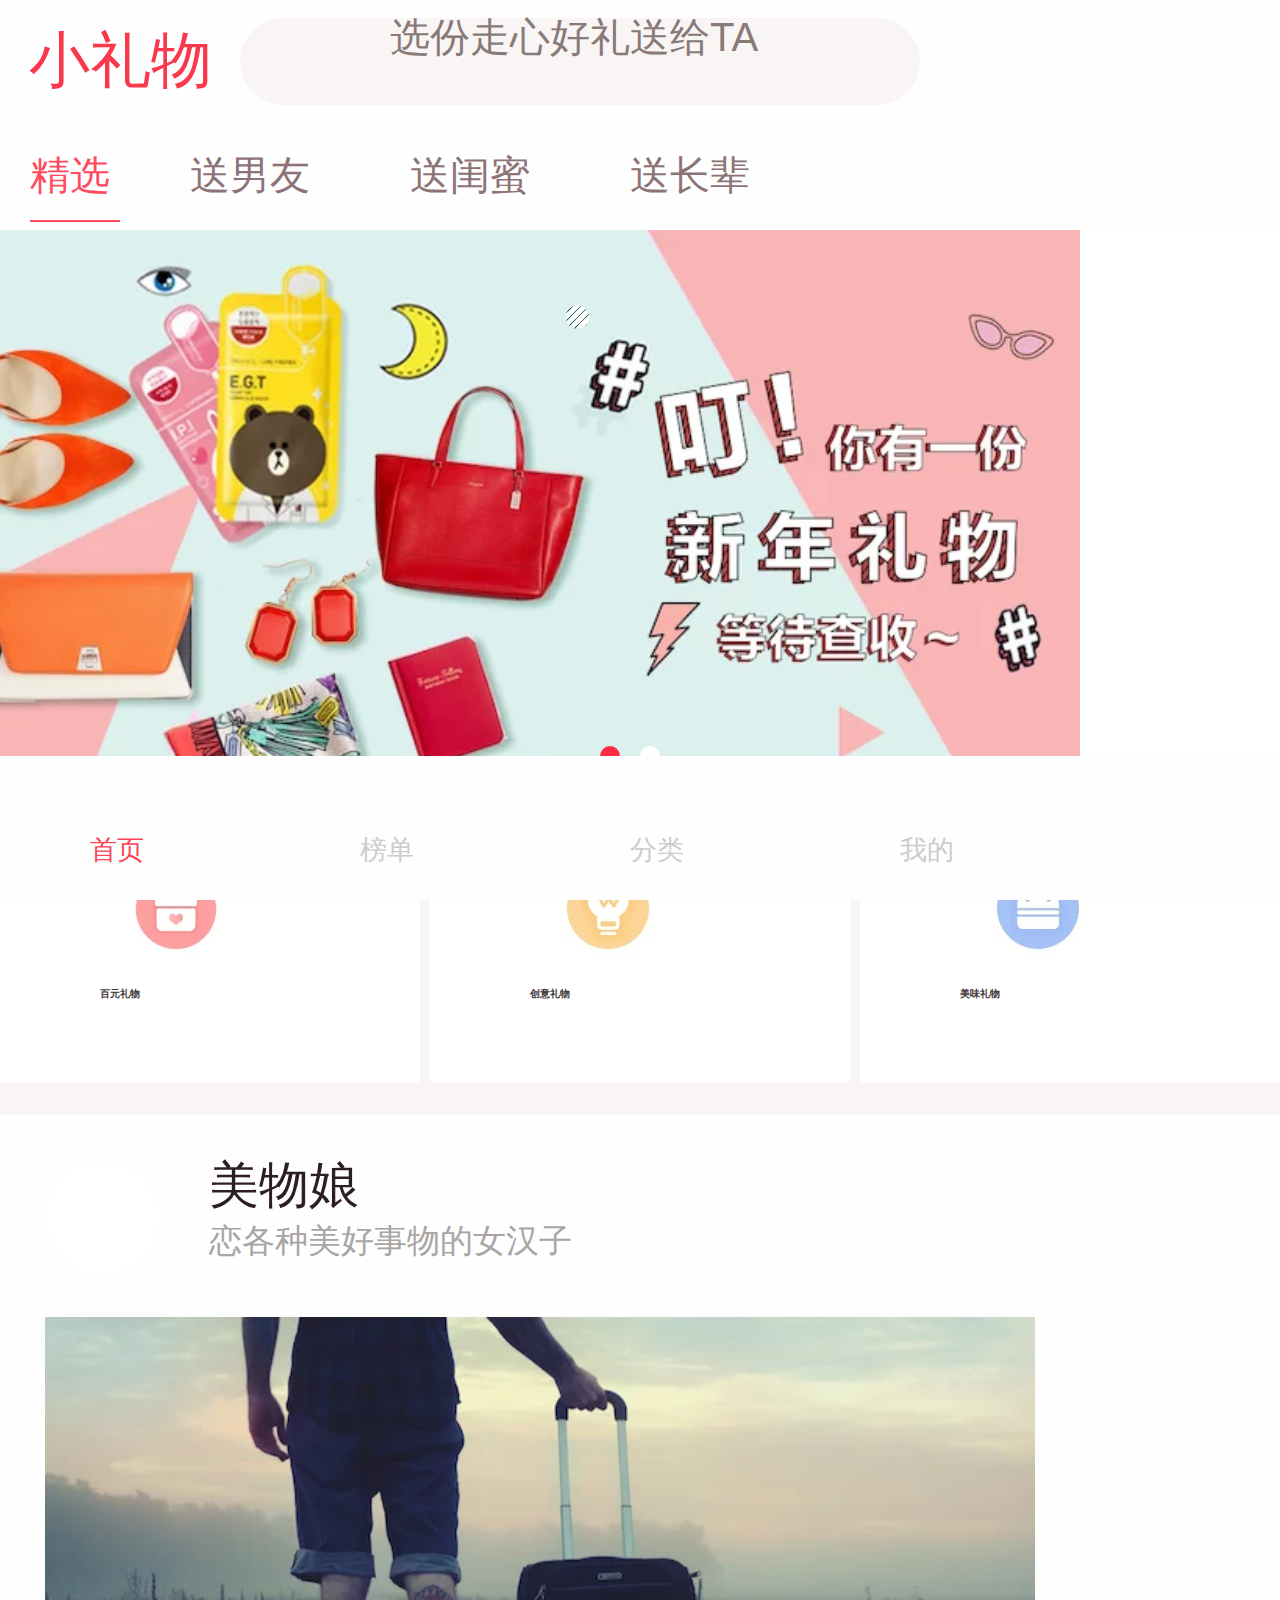
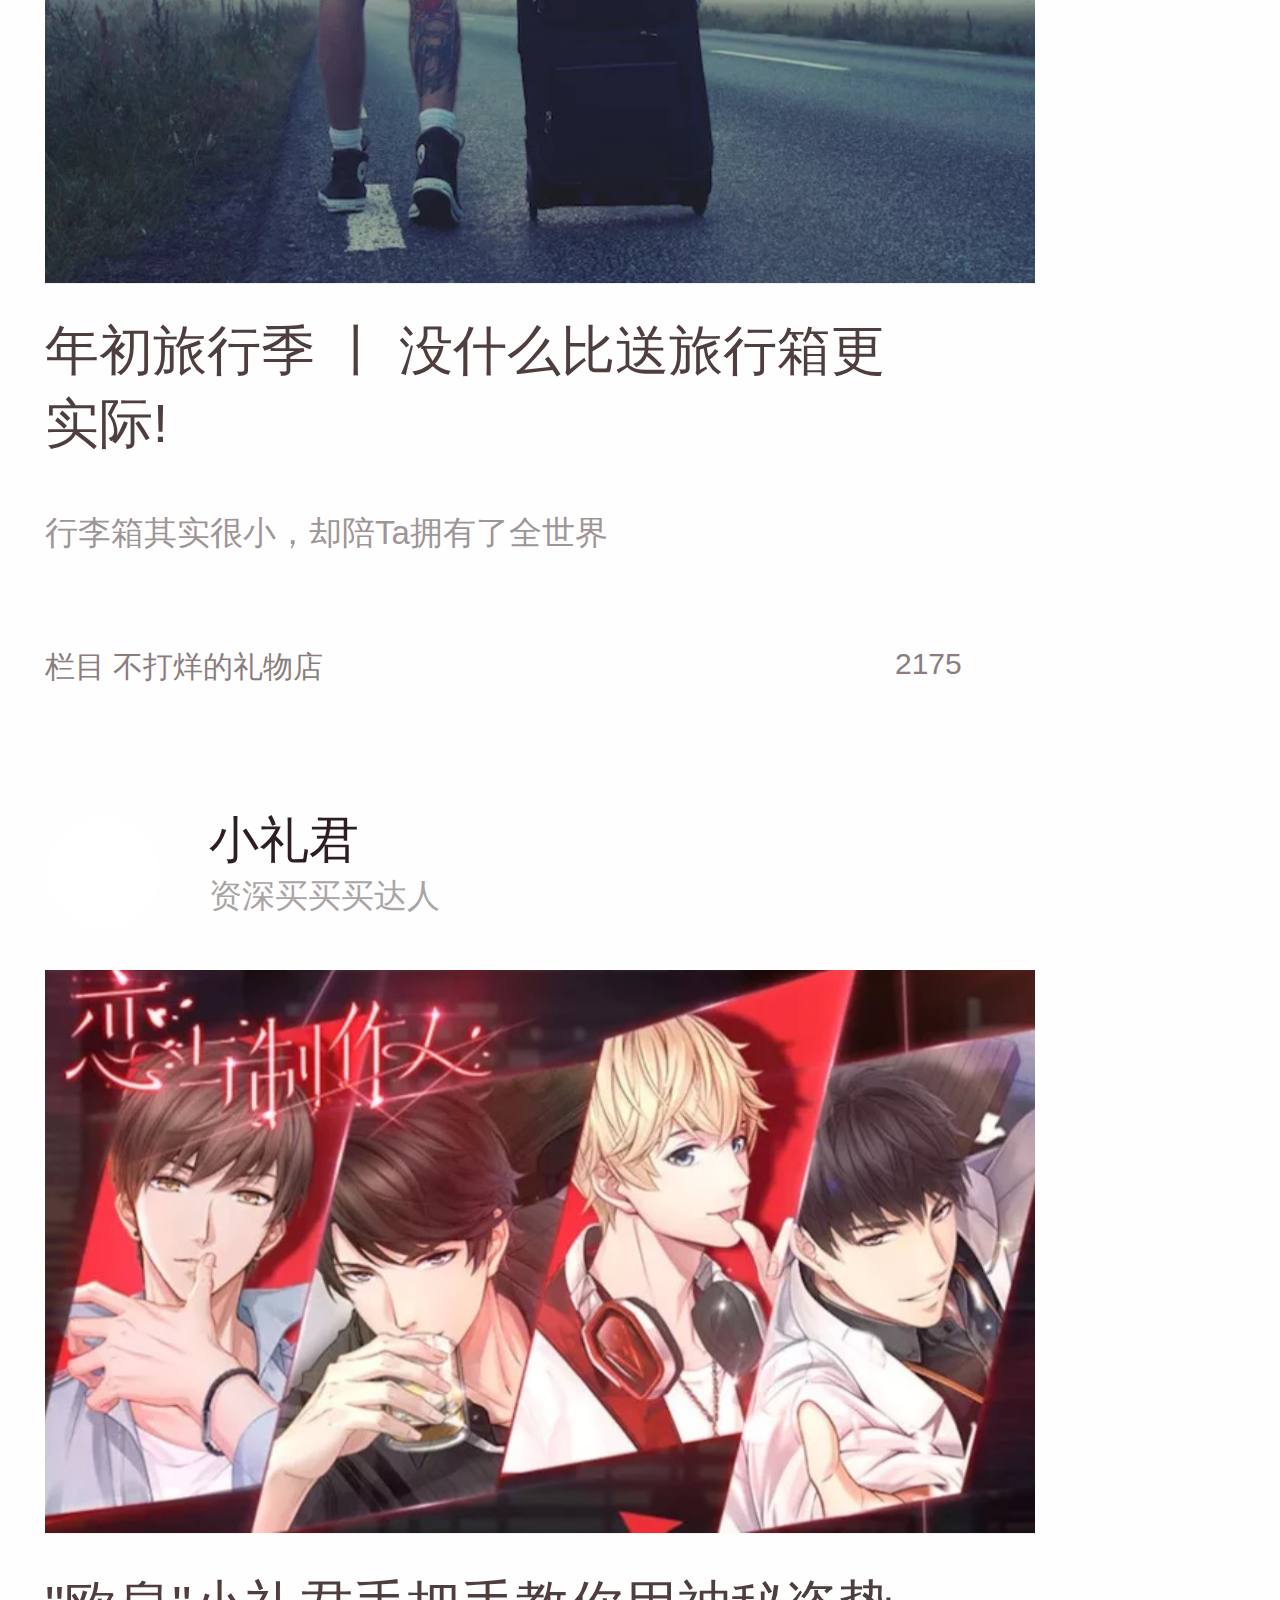
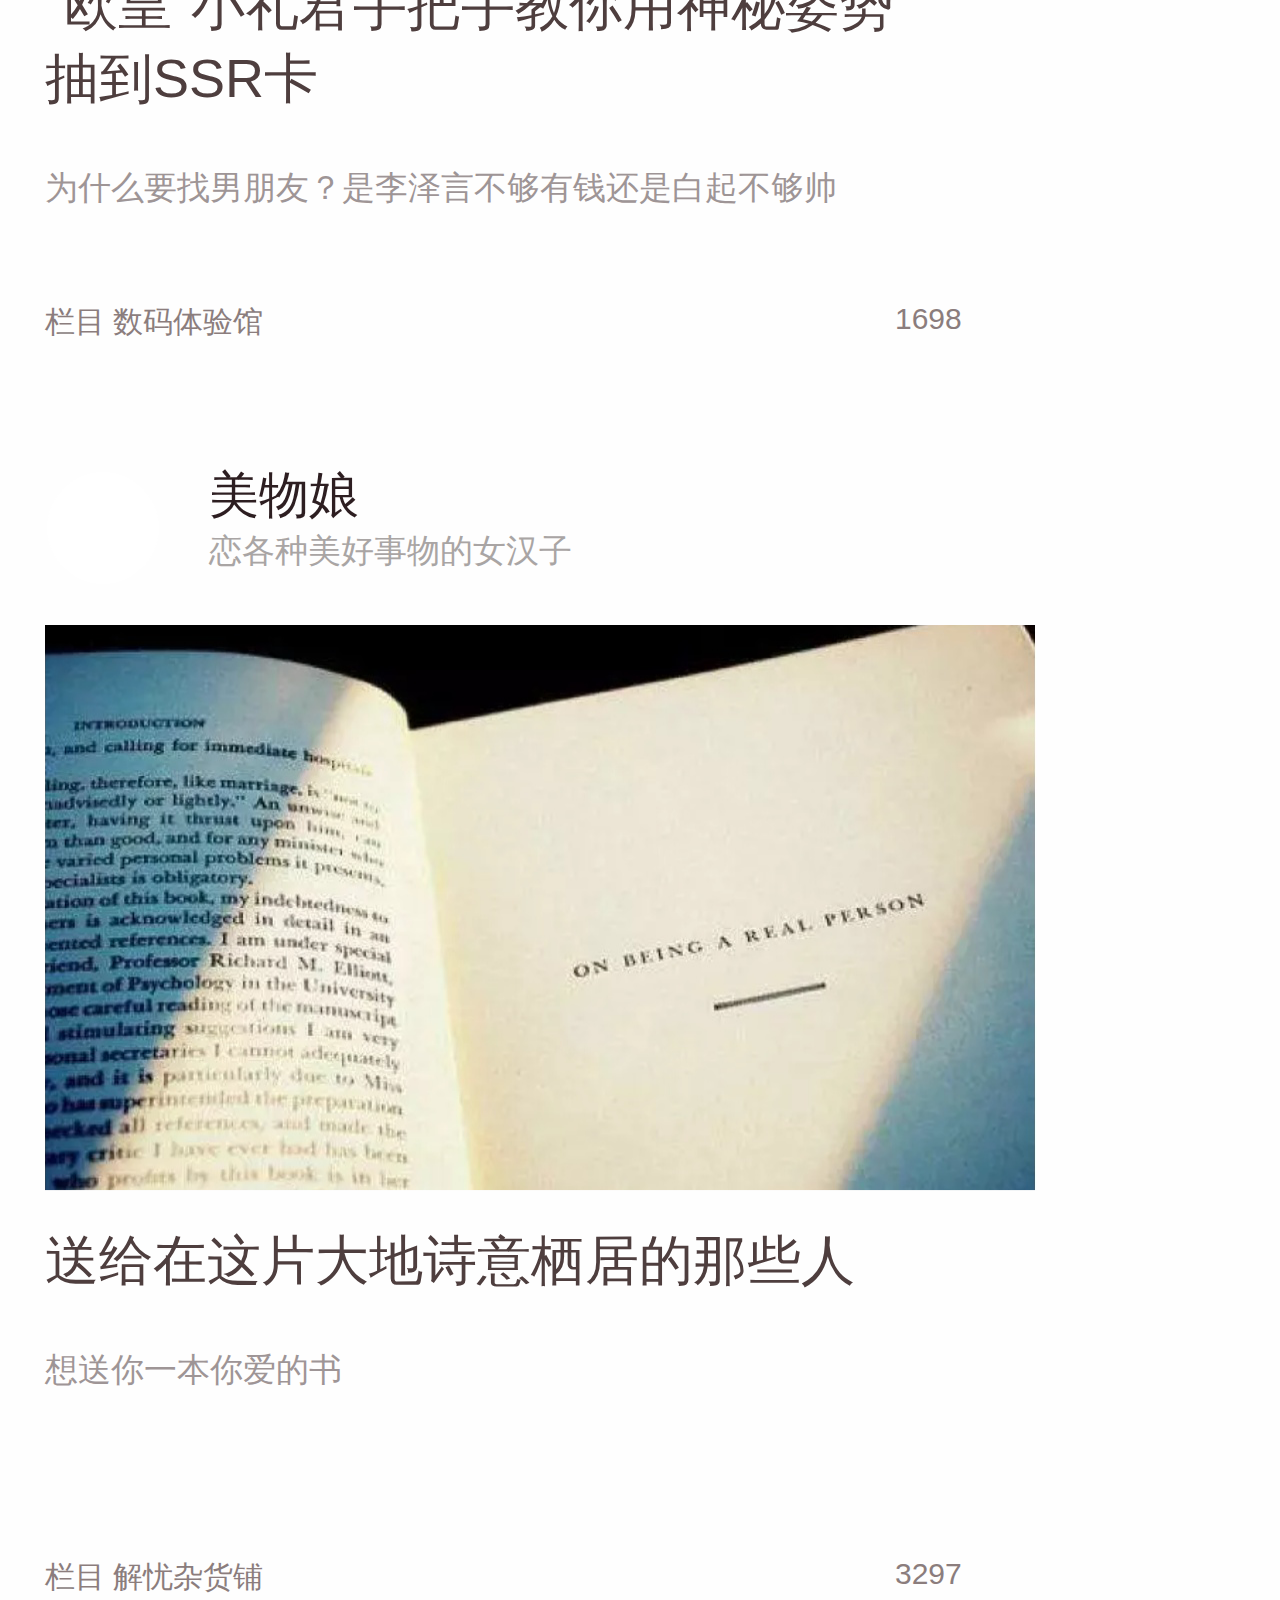
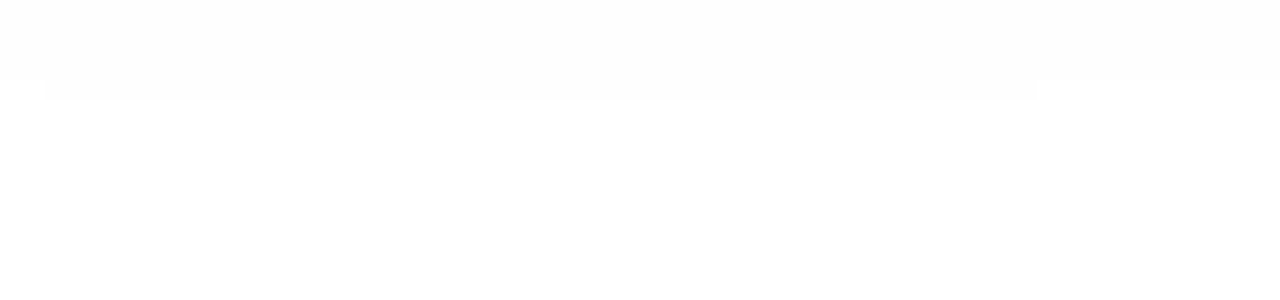
<file: index.html>
<!DOCTYPE html>
<html lang="en">
<head>
	<meta charset="UTF-8">
	<meta name="viewport" content="width=device-width,user-scalable=no,initial-scale=1.0,maximum-scale=1.0,minimum-scale=1.0">
	<meta http-equiv="X-UA-Compatible" content="ie=edge">
	<title>Gift</title>
	<link rel="stylesheet" href="css/index.css">
	<link rel="shortcut icon" href="img/liwuwuwu.png">
	<script src="js/rem.js"></script>
</head>
<body>
	<div class="top">
	  <div class="top_zi">
	  	<h2>小礼物</h2>
	  </div>
	  <a href="">
	  	<div class="sousuo">
	  		<i class="iconfont icon1">&#xe600;</i>
	  		<p>选份走心好礼送给TA</p>
	  	</div>
	  </a>
	 <div class="saosao">
	 	<a href="">
	 		<i class="iconfont icon2">&#xe8e8;</i>
	 	</a>
	 </div>		
	</div>
	<div class="fenlei">
	  <a href="">
	  	<p class="jingxuan">精选</p>
	  </a>
	  <a href="">
	  	<div class="song">
	  		<p>送男友</p>
	  	</div>
	  </a>
	  <a href="">
	  	<div class="song">
	  		<p>送闺蜜</p>
	  	</div>
	  </a>
	  <a href="">
	  	<div class="song">
	  		<p>送长辈</p>
	  	</div>
	  </a>		
	</div>
<div class="banner1">
	<ul class="banner">		
			<li>
			    <a href="">
				    <img src="img/banner.png" alt="">
				</a>
			</li>				
			<li>
			    <a href="">
				   <img src="img/banner.png" alt="">
				</a>
			</li>					
	</ul>
	<ul class="lunbo">
			<li></li>
			<li></li>
	</ul>
</div>	
	<div class="box">
		<div class="box1">
			<ul class="box2">			
				<li>
                 <a href="">
				  <img src="img/box1.png" alt="">
				  <h2>百元礼物</h2>
				</a>
				</li>	
			</ul>			
		</div>
		<div class="box1">
			<ul class="box2">			
				<li>
                 <a href="">
				  <img src="img/box2.png" alt="">
				  <h2>创意礼物</h2>
				</a>
				</li>	
			</ul>			
		</div>
		<div class="box1">
			<ul class="box2">			
				<li>
                 <a href="">
				  <img src="img/box3.png" alt="">
				  <h2>美味礼物</h2>
				</a>
				</li>	
			</ul>			
		</div>
	</div>
	<div class="tuijian">
		<div class="tuijian1">
			<div class="tuijian_ren"></div>
			<div class="tuijian_zi">
				<p class="name">美物娘</p>
				<p class="name1">恋各种美好事物的女汉子</p>
			</div>
		</div>
		<div class="tuijian_tu">
			<a href="">
				<img src="img/tu2.png" alt="">
			</a>

		</div>
		<div class="wenzi">
			<p class="wenzi1">年初旅行季 丨 没什么比送旅行箱更<br/>实际!</p>
			<p class="wenzi2">行李箱其实很小，却陪Ta拥有了全世界</p>
		</div>
		<div class="pingjia">
		   <div class="pingjia_box">
		    <p class="pingjia1">栏目 不打烊的礼物店</p>
		    </div>
		    <div class="pingjia_box1">
		    	<p class="pingjia2">2175</p>
		        <a href="">
		    	<i class="iconfont icon5">&#xe612;</i>
		        </a>
		    </div>
		    
		</div>
	</div>
	<div class="tuijian">
		<div class="tuijian1">
			<div class="tuijian_ren"></div>
			<div class="tuijian_zi">
				<p class="name">小礼君</p>
				<p class="name1">资深买买买达人</p>
			</div>
		</div>
		<div class="tuijian_tu">
			<a href="">
				<img src="img/tu1.png" alt="">
			</a>

		</div>
		<div class="wenzi">
			<p class="wenzi1">"欧皇"小礼君手把手教你用神秘姿势<br/>抽到SSR卡</p>
			<p class="wenzi2">为什么要找男朋友？是李泽言不够有钱还是白起不够帅</p>
		</div>
		<div class="pingjia">
		    <p class="pingjia1">栏目 数码体验馆</p>
		    <p class="pingjia2">1698</p>
		    <a href="">
		    	<i class="iconfont icon5">&#xe612;</i>
		    </a>
		</div>
	</div>
	<div class="tuijian">
		<div class="tuijian1">
			<div class="tuijian_ren"></div>
			<div class="tuijian_zi">
				<p class="name">美物娘</p>
				<p class="name1">恋各种美好事物的女汉子</p>
			</div>
		</div>
		<div class="tuijian_tu">
			<a href="">
				<img src="img/tu3.png" alt="">
			</a>

		</div>
		<div class="wenzi">
			<p class="wenzi1">送给在这片大地诗意栖居的那些人</p>
			<p class="wenzi2">想送你一本你爱的书</p>
		</div>
		<div class="pingjia">
		    <p class="pingjia1">栏目 解忧杂货铺</p>
		    <p class="pingjia2">3297</p>
		    <a href="">
		    	<i class="iconfont icon5">&#xe612;</i>
		    </a>
		</div>
	</div>
	<div class="tab">
		<div class="shouye">				
			<a href="index.html" target="_self">
			<i class="iconfont icon3">&#xe626;</i>
			<p class="shouye1">首页</p>	
			</a>
		</div>
		<div class="shouye">				
			<a href="list.html" target="_self">
			<i class="iconfont icon4">&#xe607;</i>
			<p class="shouye2">榜单</p>	
			</a>
		</div>
		<div class="shouye">				
			<a href="fenlei.html" target="_self">
			<i class="iconfont icon4">&#xe601;</i>
			<p class="shouye2">分类</p>		
			</a>
		</div>
		<div class="shouye">				
			<a href="my.html" target="_self">
			<i class="iconfont icon4">&#xe603;</i>
			<p class="shouye2">我的</p>		
			</a>
		</div>
	</div>
</body>
</html>
</file>
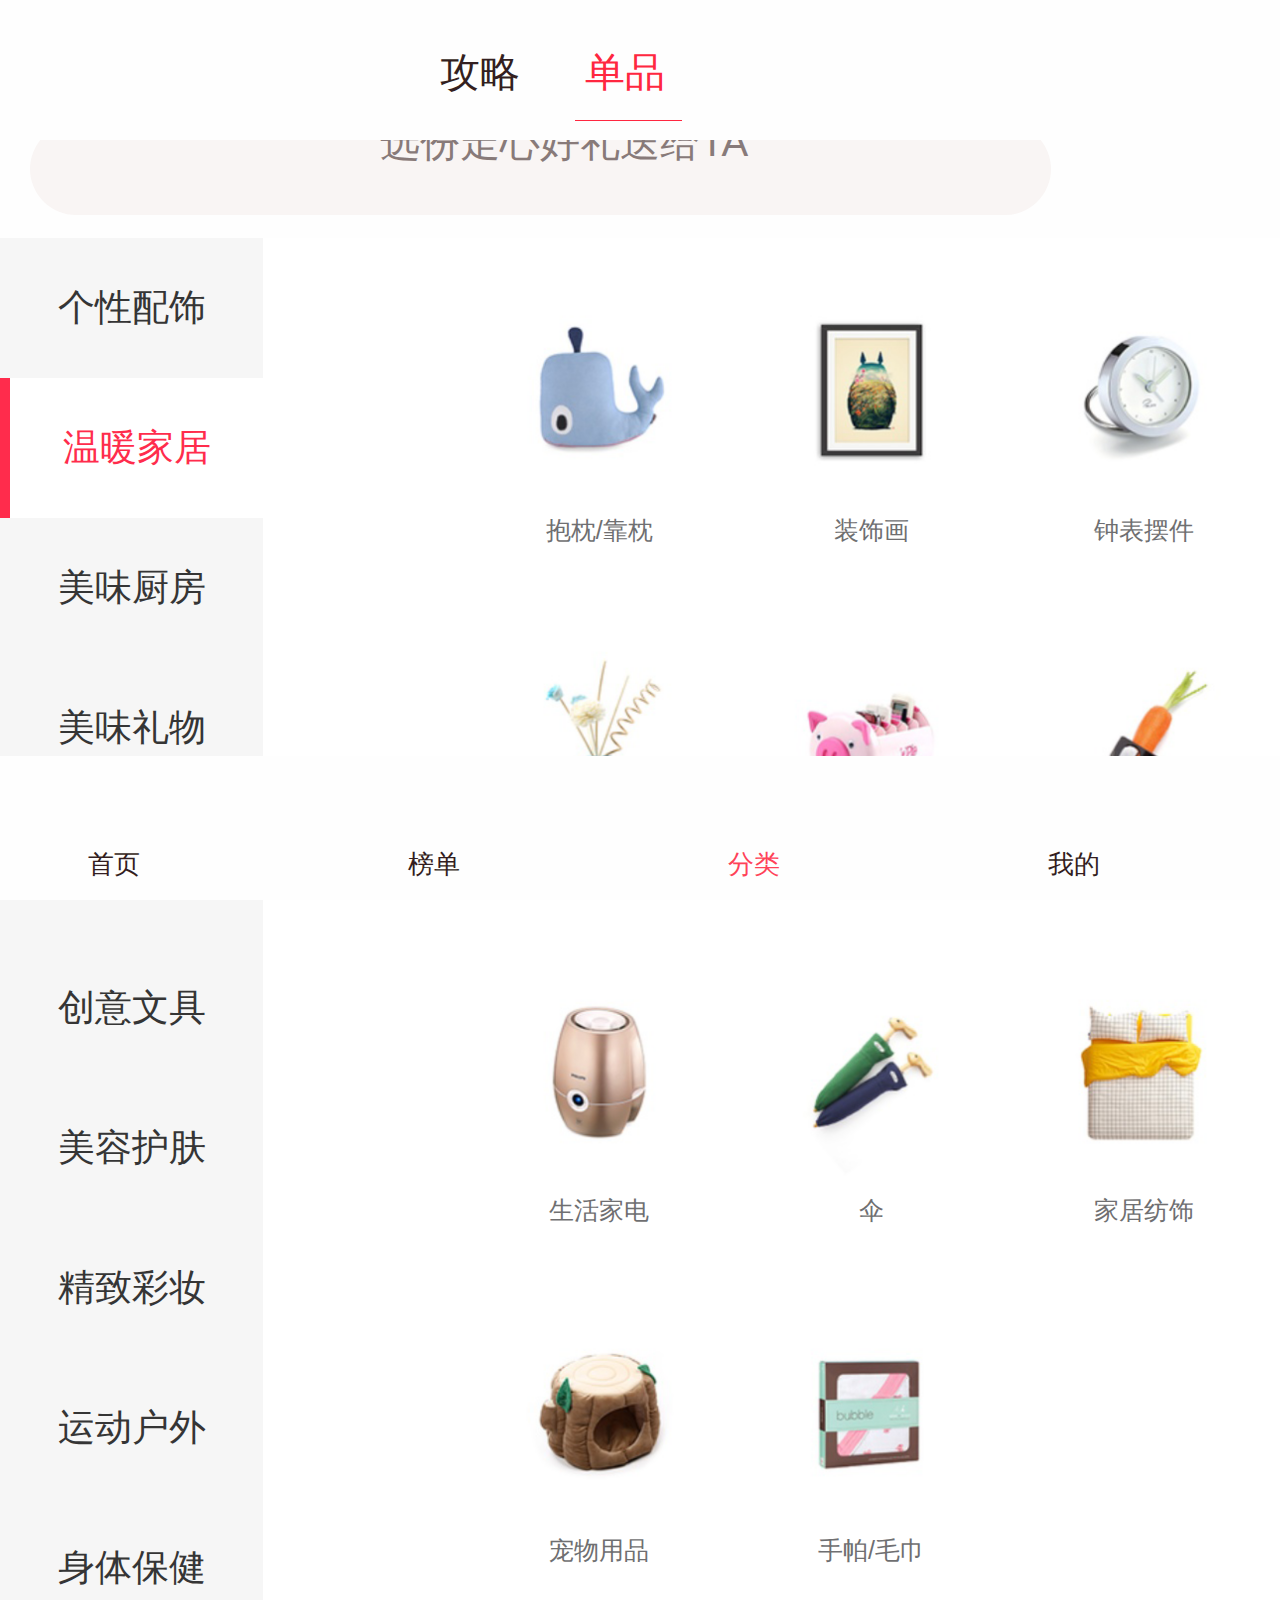
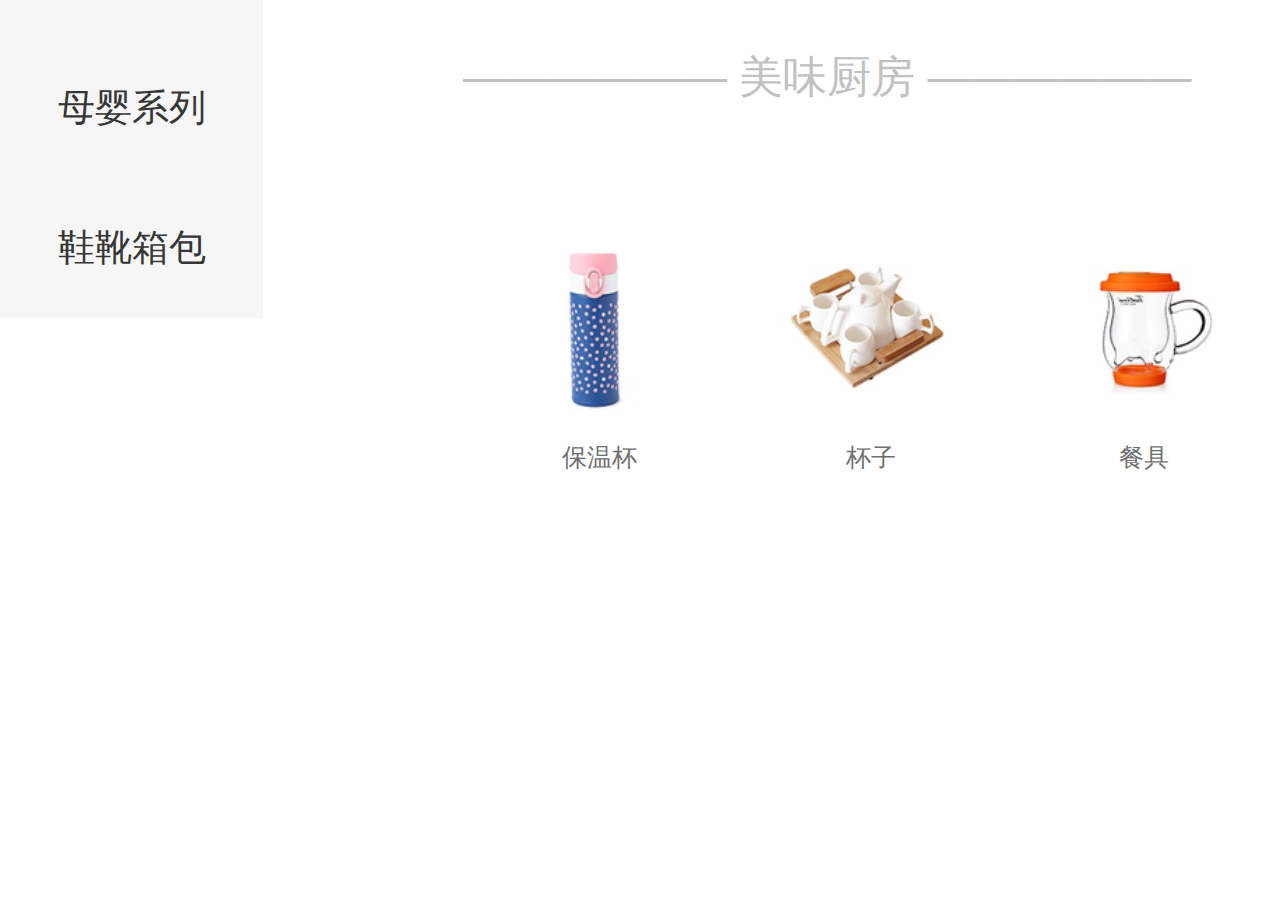
<file: fenlei.html>
<!DOCTYPE html>
<html lang="en">
<head>
	<meta charset="UTF-8">\
	<meta name="viewport" content="width=device-width,user-scalable=no,initial-scale=1.0,maximum-scale=1.0,minimum-scale=1.0">
	<meta http-equiv="X-UA-Compatible" content="ie=edge">
	<title>Document</title>
	<link rel="stylesheet" href="css/fenlei.css">
	<script src="js/rem.js"></script>
</head>
<body>
<!-- 头部 -->
	<header class="top">
		<div class="box">
			<a href="">
				<p class="zi">攻略</p>
			</a>
		</div>
		<div class="box1">
			<a href="">
				<p class="zi1">单品</p>
			</a>
		</div>
	</header>
<!-- 搜索 -->
	<section class="sousuo">
		<a href="">
	  	<div class="sousuo1">
	  		<i class="iconfont icon1">&#xe600;</i>
	  		<p>选份走心好礼送给TA</p>
	  	</div>
	  </a>
	</section>
<!-- 下面 -->
	<section class="bottom">
		<ul class="bottom_left">
			<li>个性配饰</li>
			<li>温暖家居</li>
			<li>美味厨房</li>
			<li>美味礼物</li>
			<li>数码小物</li>
			<li>创意文具</li>
            <li>美容护肤</li>
            <li>精致彩妆</li>
            <li>运动户外</li>
            <li>身体保健</li>
            <li>母婴系列</li>
            <li>鞋靴箱包</li>
		</ul>
		<div class="bottom_right">
			<ul class="danpin">
				<li>
					<a href="">
						<img src="img/d1 (1).png" alt="">
					</a>
					<p>抱枕/靠枕</p>
				</li>
				<li>
					<a href="">
						<img src="img/d1 (2).png" alt="">
					</a>
					<p>装饰画</p>
				</li>
				<li>
					<a href="">
						<img src="img/d1 (3).png" alt="">
					</a>
					<p>钟表摆件</p>
				</li>
			</ul>
			<ul class="danpin">
				<li>
					<a href="">
						<img src="img/d1 (4).png" alt="">
					</a>
					<p>香薰用品</p>
				</li>
				<li>
					<a href="">
						<img src="img/d1 (5).png" alt="">
					</a>
					<p>收纳整理</p>
				</li>
				<li>
					<a href="">
						<img src="img/d1 (6).png" alt="">
					</a>
					<p>生活神器</p>
				</li>
			</ul>
			<ul class="danpin">
				<li>
					<a href="">
						<img src="img/d1 (7).png" alt="">
					</a>
					<p>生活家电</p>
				</li>
				<li>
					<a href="">
						<img src="img/d1 (8).png" alt="">
					</a>
					<p>伞</p>
				</li>
				<li>
					<a href="">
						<img src="img/d1 (9).png" alt="">
					</a>
					<p>家居纺饰</p>
				</li>
			</ul>
			<ul class="danpin">
				<li>
					<a href="">
						<img src="img/d1 (10).png" alt="">
					</a>
					<p>宠物用品</p>
				</li>
				<li>
					<a href="">
						<img src="img/d1 (11).png" alt="">
					</a>
					<p>手帕/毛巾</p>
				</li>
			</ul>
			<div class="meiwei">
				<p class="chufang">—————— 美味厨房 ——————</p>
			</div>
			<ul class="danpin">
				<li>
					<a href="">
						<img src="img/m1 (2).png" alt="">
					</a>
					<p>保温杯</p>
				</li>
				<li>
					<a href="">
						<img src="img/m1 (1).png" alt="">
					</a>
					<p>杯子</p>
				</li>
				<li>
					<a href="">
						<img src="img/m1 (3).png" alt="">
					</a>
					<p>餐具</p>
				</li>
			</ul>

		</div>
	</section>
<!-- TAB -->
	<footer class="tab">
		<div class="shouye">
			<a href="index.html" target="_self">
				<i class="iconfont icona">&#xe626;</i>
				<p class="shouye1">首页</p>
			</a>
		</div>
		<div class="shouye">
			<a href="list.html" target="_self">
				<i class="iconfont icona">&#xe607;</i>
				<p class="shouye1">榜单</p>
			</a>
		</div>
		<div class="shouye">
			<a href="fenlei.html" target="_self">
				<i class="iconfont icona iconb">&#xe601;</i>
				<p class="shouye2">分类</p>
			</a>
		</div>
		<div class="shouye">
			<a href="my.html" target="_self">
				<i class="iconfont icona">&#xe603;</i>
				<p class="shouye1">我的</p>
			</a>
		</div>
	</footer>
</body>
</html>
</file>
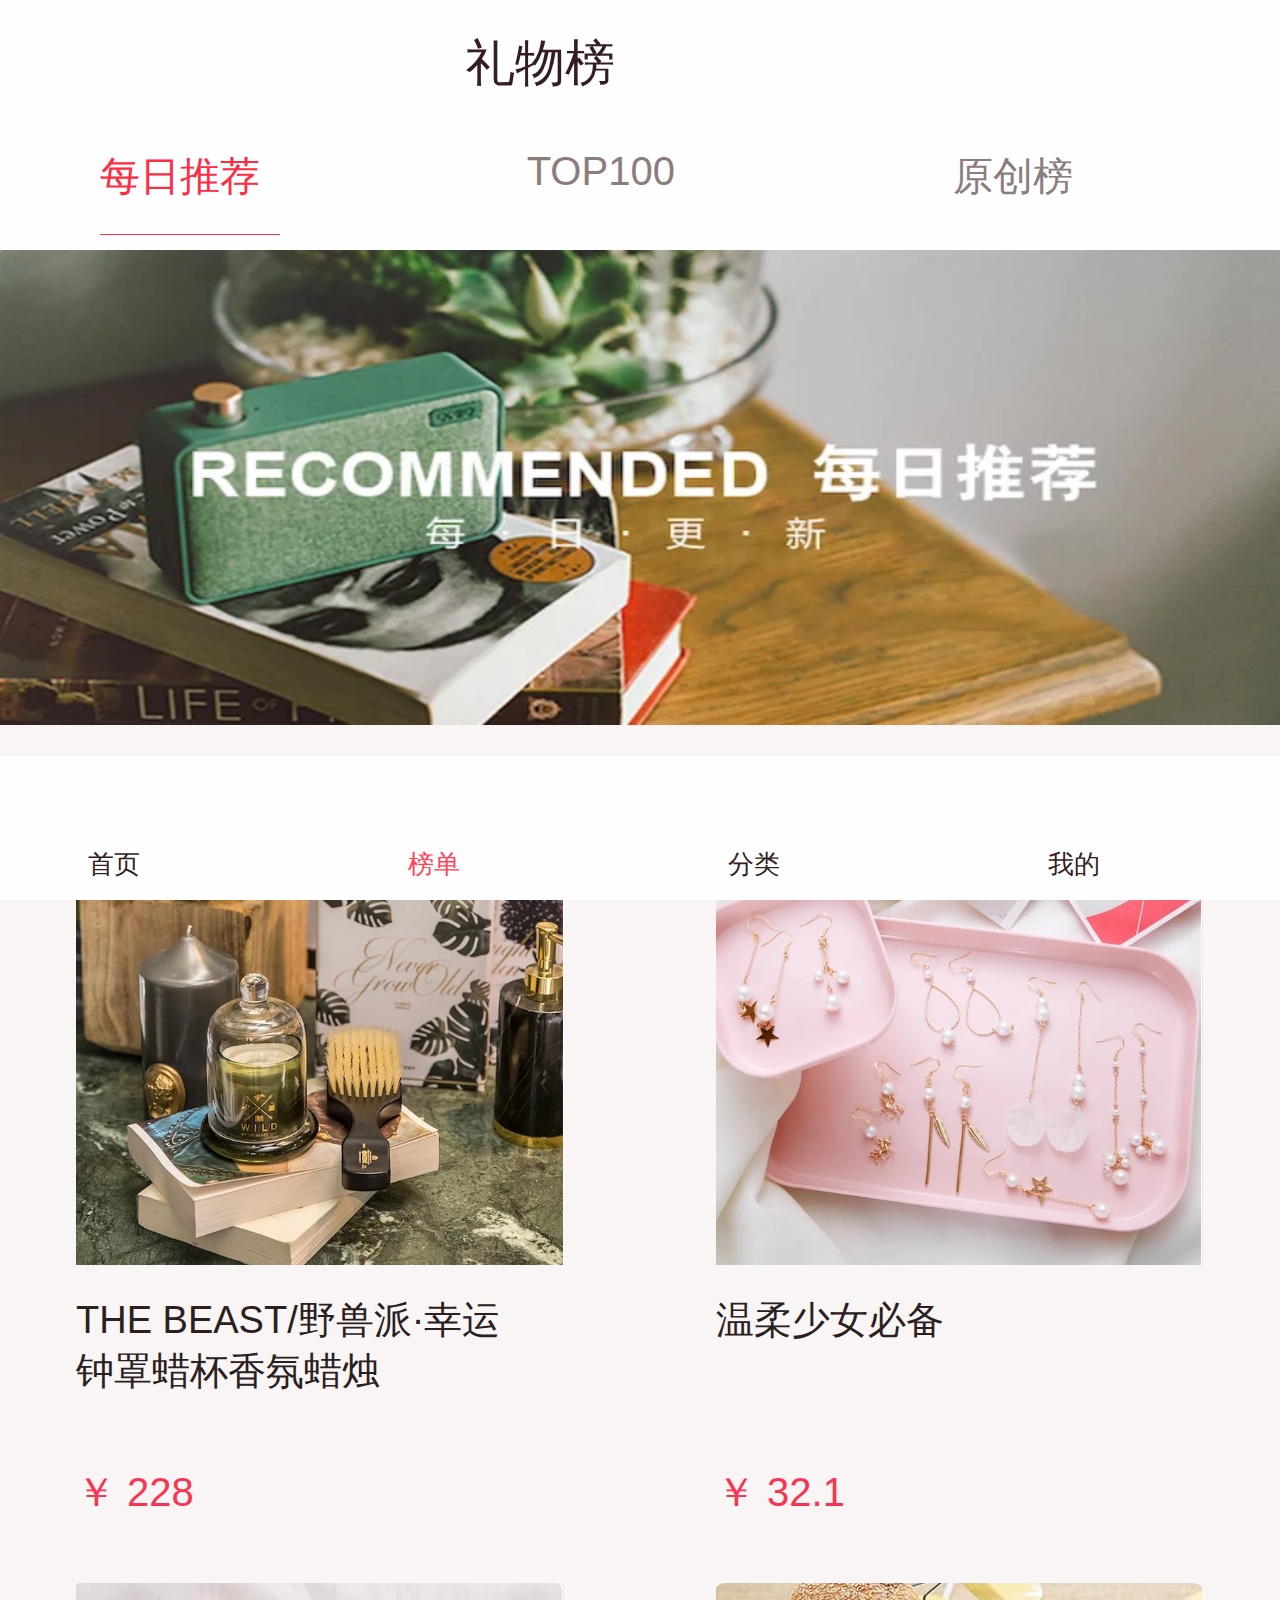
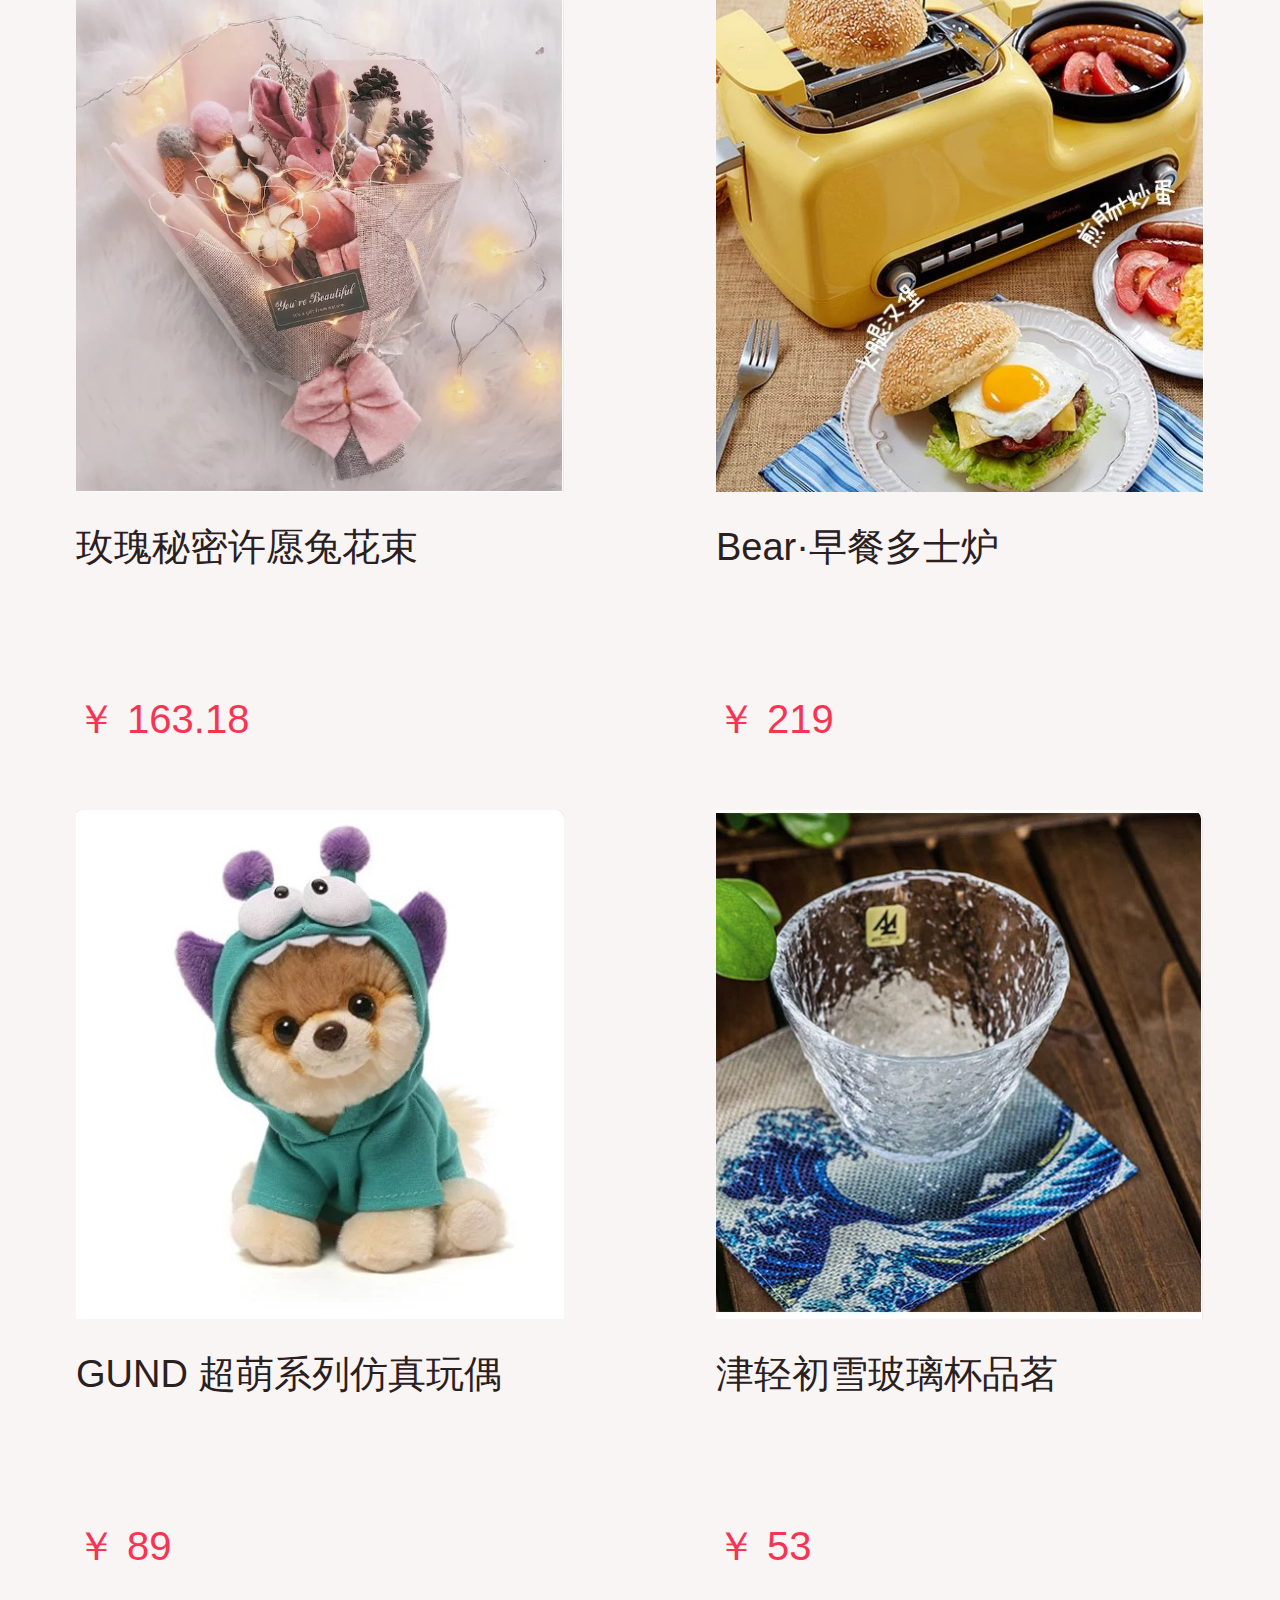
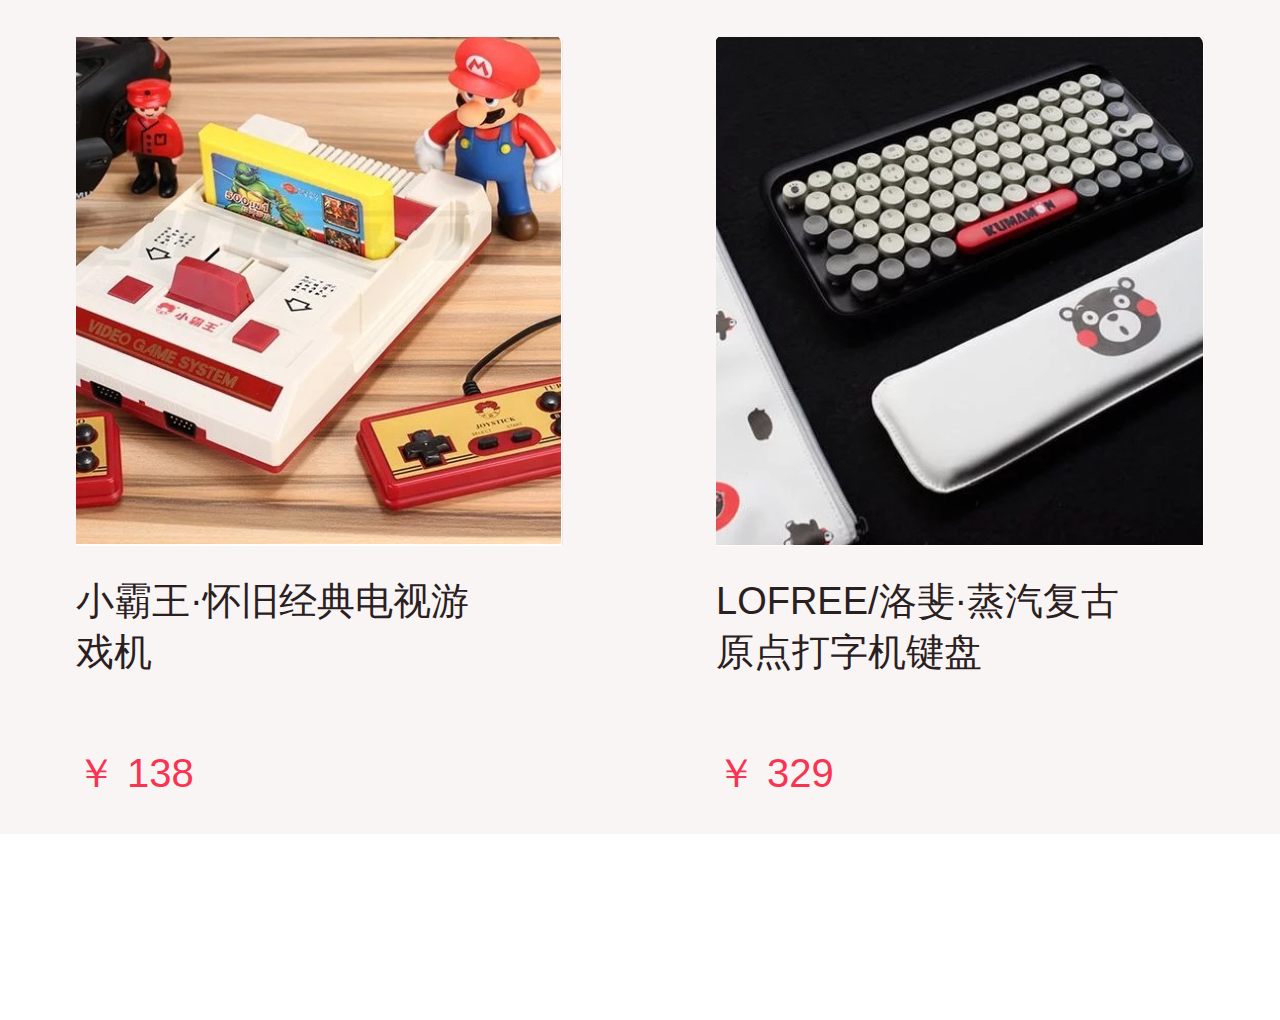
<file: list.html>
<!DOCTYPE html>
<html lang="en">
<head>
	<meta charset="UTF-8">
	<meta name="viewport" content="width=device-width,user-scalable=no,initial-scale=1.0,maximum-scale=1.0,minimum-scale=1.0">
	<meta http-equiv="X-UA-Compatible" content="ie=edge">
	<title>Document</title>
	<link rel="stylesheet" href="css/list.css">
	<script src="js/rem.js"></script>
</head>
<body>
	<header class="top">
		<div class="top1">
			<p class="zi1">礼物榜</p>
		</div>
		<div class="fenxiang">
	 	<a href="">
	 		<i class="iconfont icon1">&#xe6c4;</i>
	 	</a>
	 </div>	
	</header>
	<section class="fenlei">
		<div class="box">
			<div class="box1">
				<a href="">
					<p class="zi2">每日推荐</p>
				</a>
			</div>
		</div>
		<div class="box">
			<div class="box2">
				<a href="">
					<p class="zi3">TOP100</p>
				</a>
			</div>
		</div>
		<div class="box">
			<div class="box2">
				<a href="">
					<p class="zi3">原创榜</p>
				</a>
			</div>
		</div>
	</section>
	<section class="banner">
		<a href="">
			<img src="img/banner1.png" alt="" class="tu">
		</a>
	</section>
	<section class="leibiao">
		<div class="wupin">
		<a href="xiangqing.html" target="_self">
			<div class="picture">
				<img src="img/w1.png" alt="" class="p1">
			</div>
			<div class="picture_zi">
				<p class="zi4">THE BEAST/野兽派·幸运<br/>钟罩蜡杯香氛蜡烛</p>
			</div>
			<div class="picture_price">￥ 228</div>
		</a>			
		</div>
		<div class="wupin">
		<a href="">
			<div class="picture">
				<img src="img/w2.png" alt="" class="p1">
			</div>
			<div class="picture_zi">
				<p class="zi4">温柔少女必备</p>
			</div>
			<div class="picture_price">￥ 32.1</div>
		</a>			
		</div>
	</section>
	<section class="leibiao">
		<div class="wupin">
		<a href="">
			<div class="picture">
				<img src="img/w4.png" alt="" class="p1">
			</div>
			<div class="picture_zi">
				<p class="zi4">玫瑰秘密许愿兔花束</p>
			</div>
			<div class="picture_price">￥ 163.18</div>
		</a>			
		</div>
		<div class="wupin">
		<a href="">
			<div class="picture">
				<img src="img/w7.png" alt="" class="p1">
			</div>
			<div class="picture_zi">
				<p class="zi4">Bear·早餐多士炉</p>
			</div>
			<div class="picture_price">￥ 219</div>
		</a>			
		</div>
	</section>
	<section class="leibiao">
		<div class="wupin">
		<a href="">
			<div class="picture">
				<img src="img/w6.png" alt="" class="p1">
			</div>
			<div class="picture_zi">
				<p class="zi4">GUND 超萌系列仿真玩偶</p>
			</div>
			<div class="picture_price">￥ 89</div>
		</a>			
		</div>
		<div class="wupin">
		<a href="">
			<div class="picture">
				<img src="img/w5.png" alt="" class="p1">
			</div>
			<div class="picture_zi">
				<p class="zi4">津轻初雪玻璃杯品茗</p>
			</div>
			<div class="picture_price">￥ 53</div>
		</a>			
		</div>
	</section>
	<section class="leibiao">
		<div class="wupin">
		<a href="">
			<div class="picture">
				<img src="img/w8.png" alt="" class="p1">
			</div>
			<div class="picture_zi">
				<p class="zi4">小霸王·怀旧经典电视游<br/>戏机</p>
			</div>
			<div class="picture_price">￥ 138</div>
		</a>			
		</div>
		<div class="wupin">
		<a href="">
			<div class="picture">
				<img src="img/w3.png" alt="" class="p1">
			</div>
			<div class="picture_zi">
				<p class="zi4">LOFREE/洛斐·蒸汽复古<br/>原点打字机键盘</p>
			</div>
			<div class="picture_price">￥ 329</div>
		</a>			
		</div>
	</section>
	<footer class="tab">
		<div class="shouye">
			<a href="index.html" target="_self">
				<i class="iconfont icona">&#xe626;</i>
				<p class="shouye1">首页</p>
			</a>
		</div>
		<div class="shouye">
			<a href="list.html" target="_self">
				<i class="iconfont icona iconb">&#xe607;</i>
				<p class="shouye2">榜单</p>
			</a>
		</div>
		<div class="shouye">
			<a href="fenlei.html" target="_self">
				<i class="iconfont icona">&#xe601;</i>
				<p class="shouye1">分类</p>
			</a>
		</div>
		<div class="shouye">
			<a href="my.html" target="_self">
				<i class="iconfont icona">&#xe603;</i>
				<p class="shouye1">我的</p>
			</a>
		</div>
	</footer>
</body>
</html>
</file>
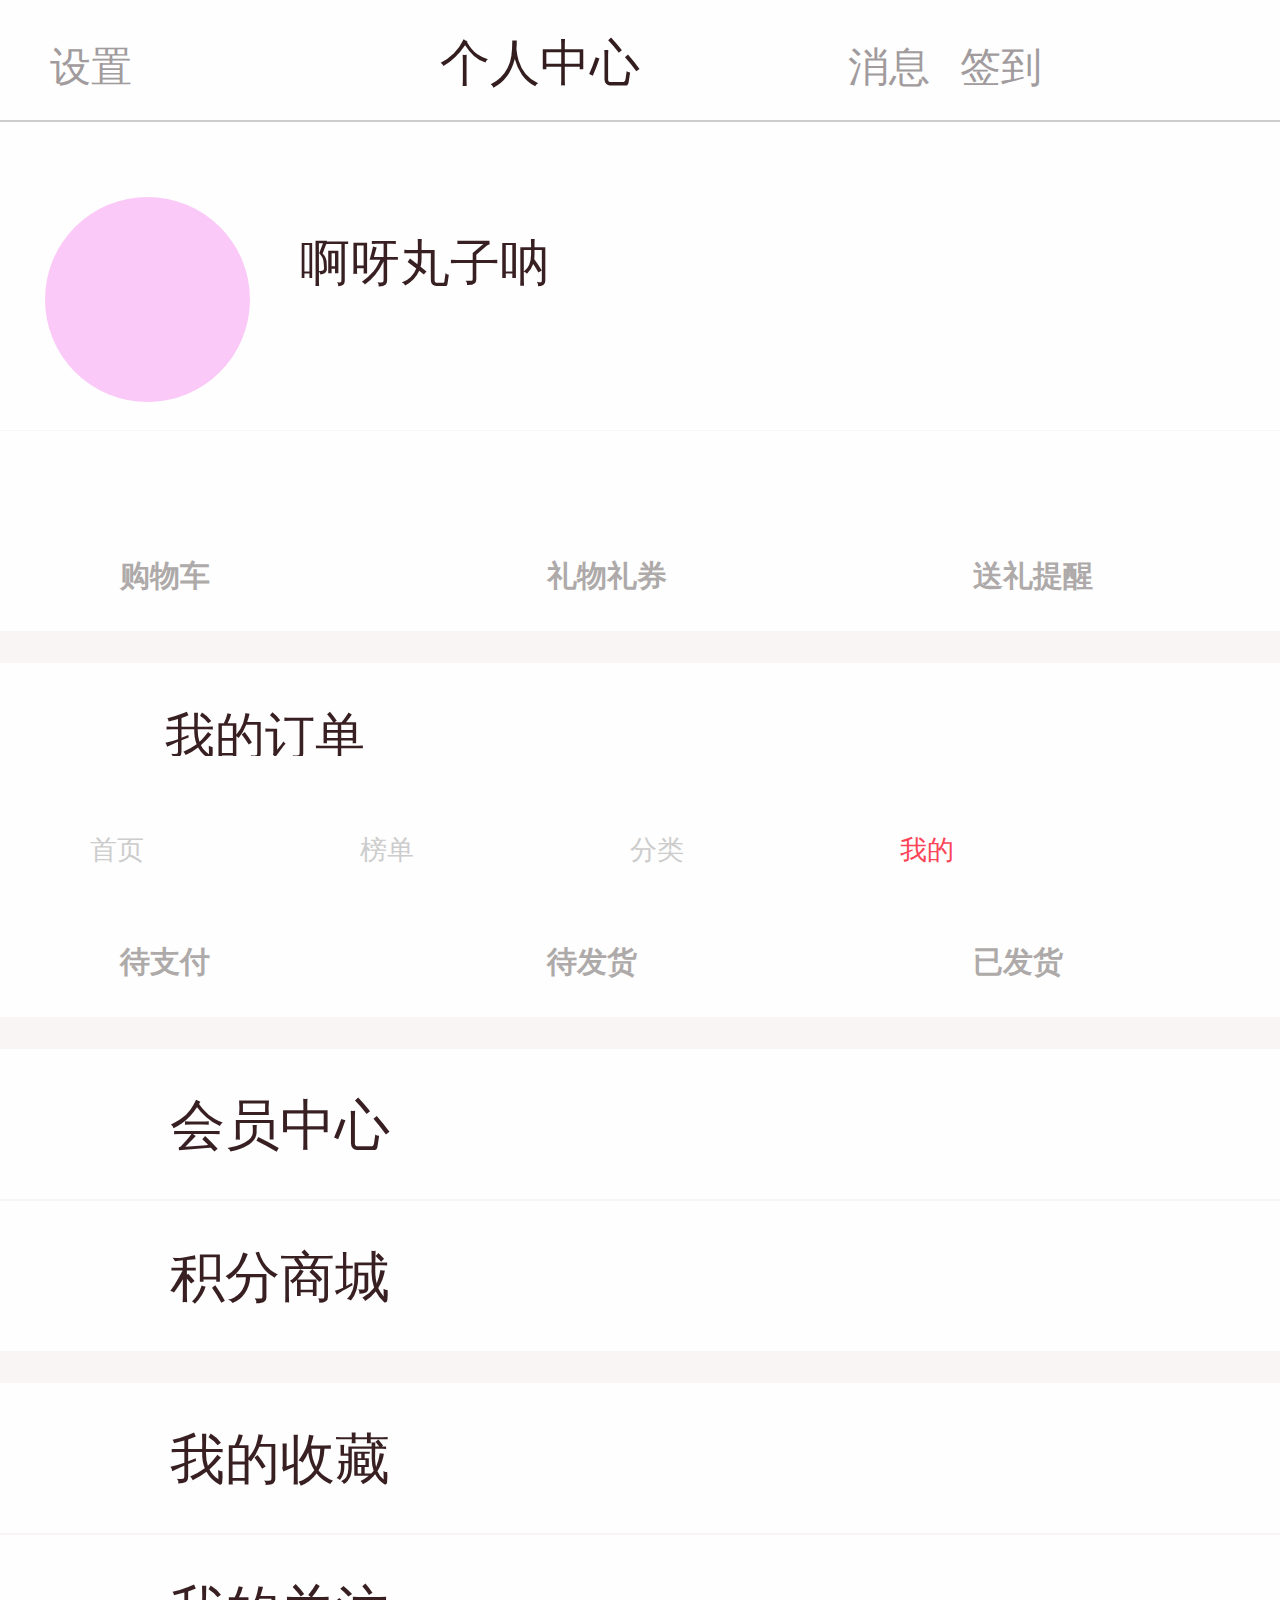
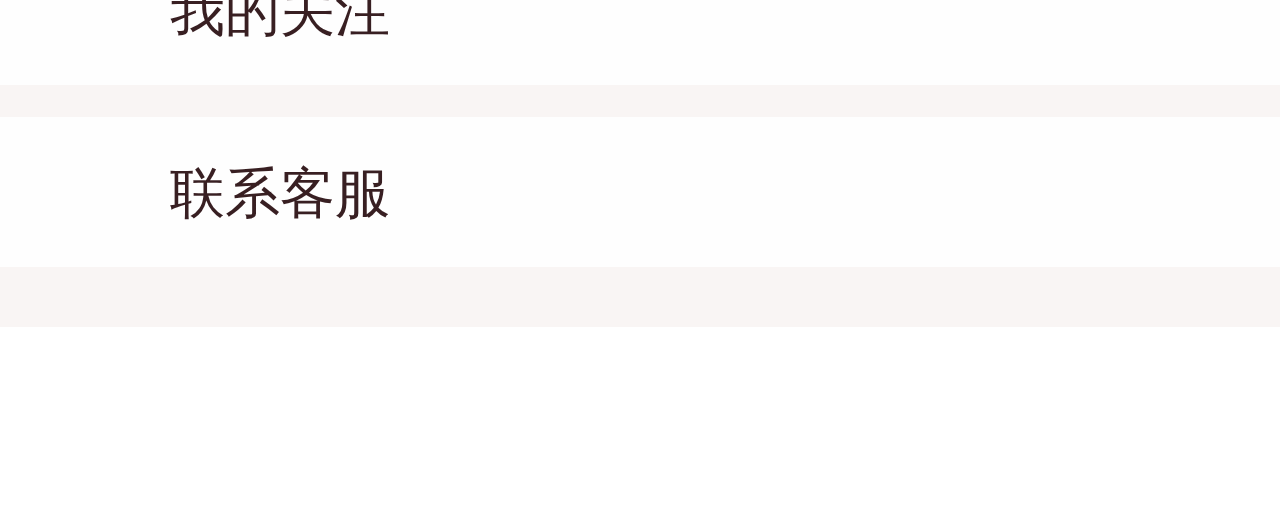
<file: my.html>
<!DOCTYPE html>
<html lang="en">
<head>
	<meta charset="UTF-8">
	<meta name="viewport" content="width=device-width,user-scalable=no,initial-scale=1.0,maximum-scale=1.0,minimum-scale=1.0">
	<meta http-equiv="X-UA-Compatible" content="ie=edge">
	<title>Document</title>
	<link rel="stylesheet" href="css/my.css">
	<script src="js/rem.js"></script>
</head>
<body>
	<header class="top">
		<div class="top_zi">
			<a href="">
				<p class="zi">设置</p>
			</a>
		</div>
		<div class="top1">
			<p class="zi1">个人中心</p>
		</div>
		<div class="top2">
		<a href="">
			<p class="zi2">消息</p>
			<p class="zi2">签到</p>
		</a>			
		</div>
	</header>
	<div class="people">
		<div class="touxiang"></div>
		<div class="name">
			<p class="zi3">啊呀丸子呐</p>
		</div>
		<div class="gengduo">
			<a href="">
				<i class="iconfont icon1">&#xe66e;</i>
			</a>
		</div>		
	</div>
	<section class="goumai">
		<div class="goumai1">
			<ul class="tubiao">
			 <li>
				<a href="">
					<i class="iconfont icon2">&#xe602;</i>
					<h2>购物车</h2>
				</a>
			 </li>
			</ul>
		</div>
		<div class="goumai1">
			<ul class="tubiao">
			 <li>
				<a href="">
					<i class="iconfont icon2">&#xe66a;</i>
					<h2>礼物礼券</h2>
				</a>
			 </li>
			</ul>
		</div>
		<div class="goumai1">
			<ul class="tubiao">
			 <li>
				<a href="">
					<i class="iconfont icon2">&#xe688;</i>
					<h2>送礼提醒</h2>
				</a>
			 </li>
			</ul>
		</div>		
	</section>
	<section class="dingdan">
		<div class="tubiao1">
			<i class="iconfont icon3">&#xe60c;</i>
		</div>
		<div class="name1">
			<p class="zi4">我的订单</p>
		</div>
		<div class="gengduo1">
			<a href="">
				<i class="iconfont icon4">&#xe66e;</i>
			</a>
		</div>	
	</section>
	<section class="goumai">
		<div class="goumai1">
			<ul class="tubiao">
			 <li>
				<a href="">
					<i class="iconfont icon2">&#xe60e;</i>
					<h2>待支付</h2>
				</a>
			 </li>
			</ul>
		</div>
		<div class="goumai1">
			<ul class="tubiao">
			 <li>
				<a href="">
					<i class="iconfont icon2">&#xe661;</i>
					<h2>待发货</h2>
				</a>
			 </li>
			</ul>
		</div>
		<div class="goumai1">
			<ul class="tubiao">
			 <li>
				<a href="">
					<i class="iconfont icon2">&#xe640;</i>
					<h2>已发货</h2>
				</a>
			 </li>
			</ul>
		</div>		
	</section>
	<section class="gongneng border1">
		<div class="tubiao2">
			<i class="iconfont icon5 icon8">&#xe6a0;</i>
		</div>
		<div class="name2">
			<p class="zi5">会员中心</p>
		</div>
		<div class="gengduo1">
			<a href="">
				<i class="iconfont icon4">&#xe66e;</i>
			</a>
		</div>
	</section>
	<section class="gongneng border2">
		<div class="tubiao2">
			<i class="iconfont icon5 icon10">&#xe622;</i>
		</div>
		<div class="name2">
			<p class="zi5">积分商城</p>
		</div>
		<div class="gengduo1">
			<a href="">
				<i class="iconfont icon4">&#xe66e;</i>
			</a>
		</div>
	</section>
	<section class="gongneng border1">
		<div class="tubiao2">
			<i class="iconfont icon5 icon11">&#xe64d;</i>
		</div>
		<div class="name2">
			<p class="zi5">我的收藏</p>
		</div>
		<div class="gengduo1">
			<a href="">
				<i class="iconfont icon4">&#xe66e;</i>
			</a>
		</div>
	</section>
	<section class="gongneng border2">
		<div class="tubiao2">
			<i class="iconfont icon5 icon9">&#xe6e0;</i>
		</div>
		<div class="name2">
			<p class="zi5">我的关注</p>
		</div>
		<div class="gengduo1">
			<a href="">
				<i class="iconfont icon4">&#xe66e;</i>
			</a>
		</div>
	</section>
	<section class="gongneng border3">
		<div class="tubiao2">
			<i class="iconfont icon5 icon12">&#xe60b;</i>
		</div>
		<div class="name2">
			<p class="zi5">联系客服</p>
		</div>
		<div class="gengduo1">
			<a href="">
				<i class="iconfont icon4">&#xe66e;</i>
			</a>
		</div>
	</section>
    <footer class="tab">
       <div class="shouye">
       	<a href="index.html" target="_self">
       		<i class="iconfont icon7">&#xe626;</i>
			<p class="shouye2">首页</p>
       	</a>
       </div>
       <div class="shouye">
       	<a href="list.html" target="_self">
       		<i class="iconfont icon7">&#xe607;</i>
			<p class="shouye2">榜单</p>
       	</a>
       </div>
       <div class="shouye">
       	<a href="fenlei.html" target="_self">
       		<i class="iconfont icon7">&#xe601;</i>
			<p class="shouye2">分类</p>
       	</a>
       </div>
       <div class="shouye">
       	<a href="my.html" target="_self">
       		<i class="iconfont icon6">&#xe603;</i>
			<p class="shouye1">我的</p>
       	</a>
       </div>

    	
    </footer>
</body>
</html>
</file>
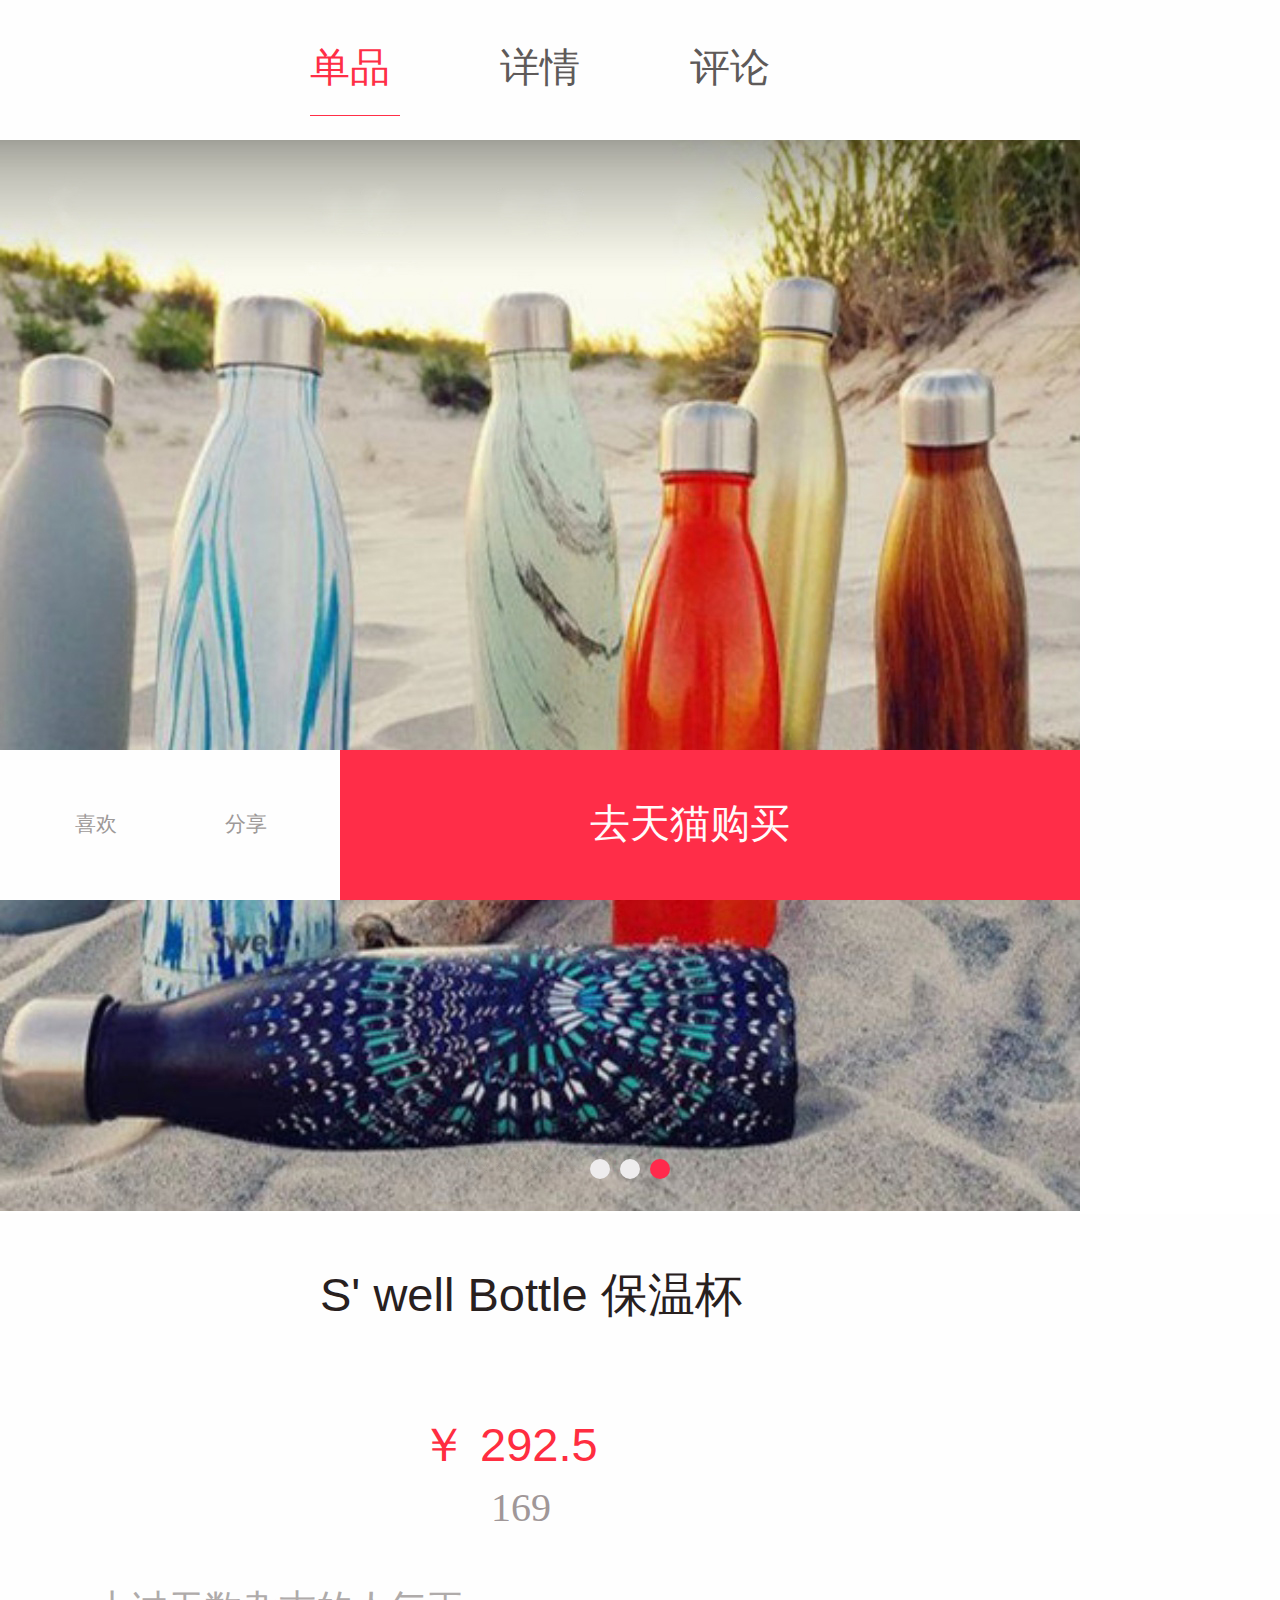
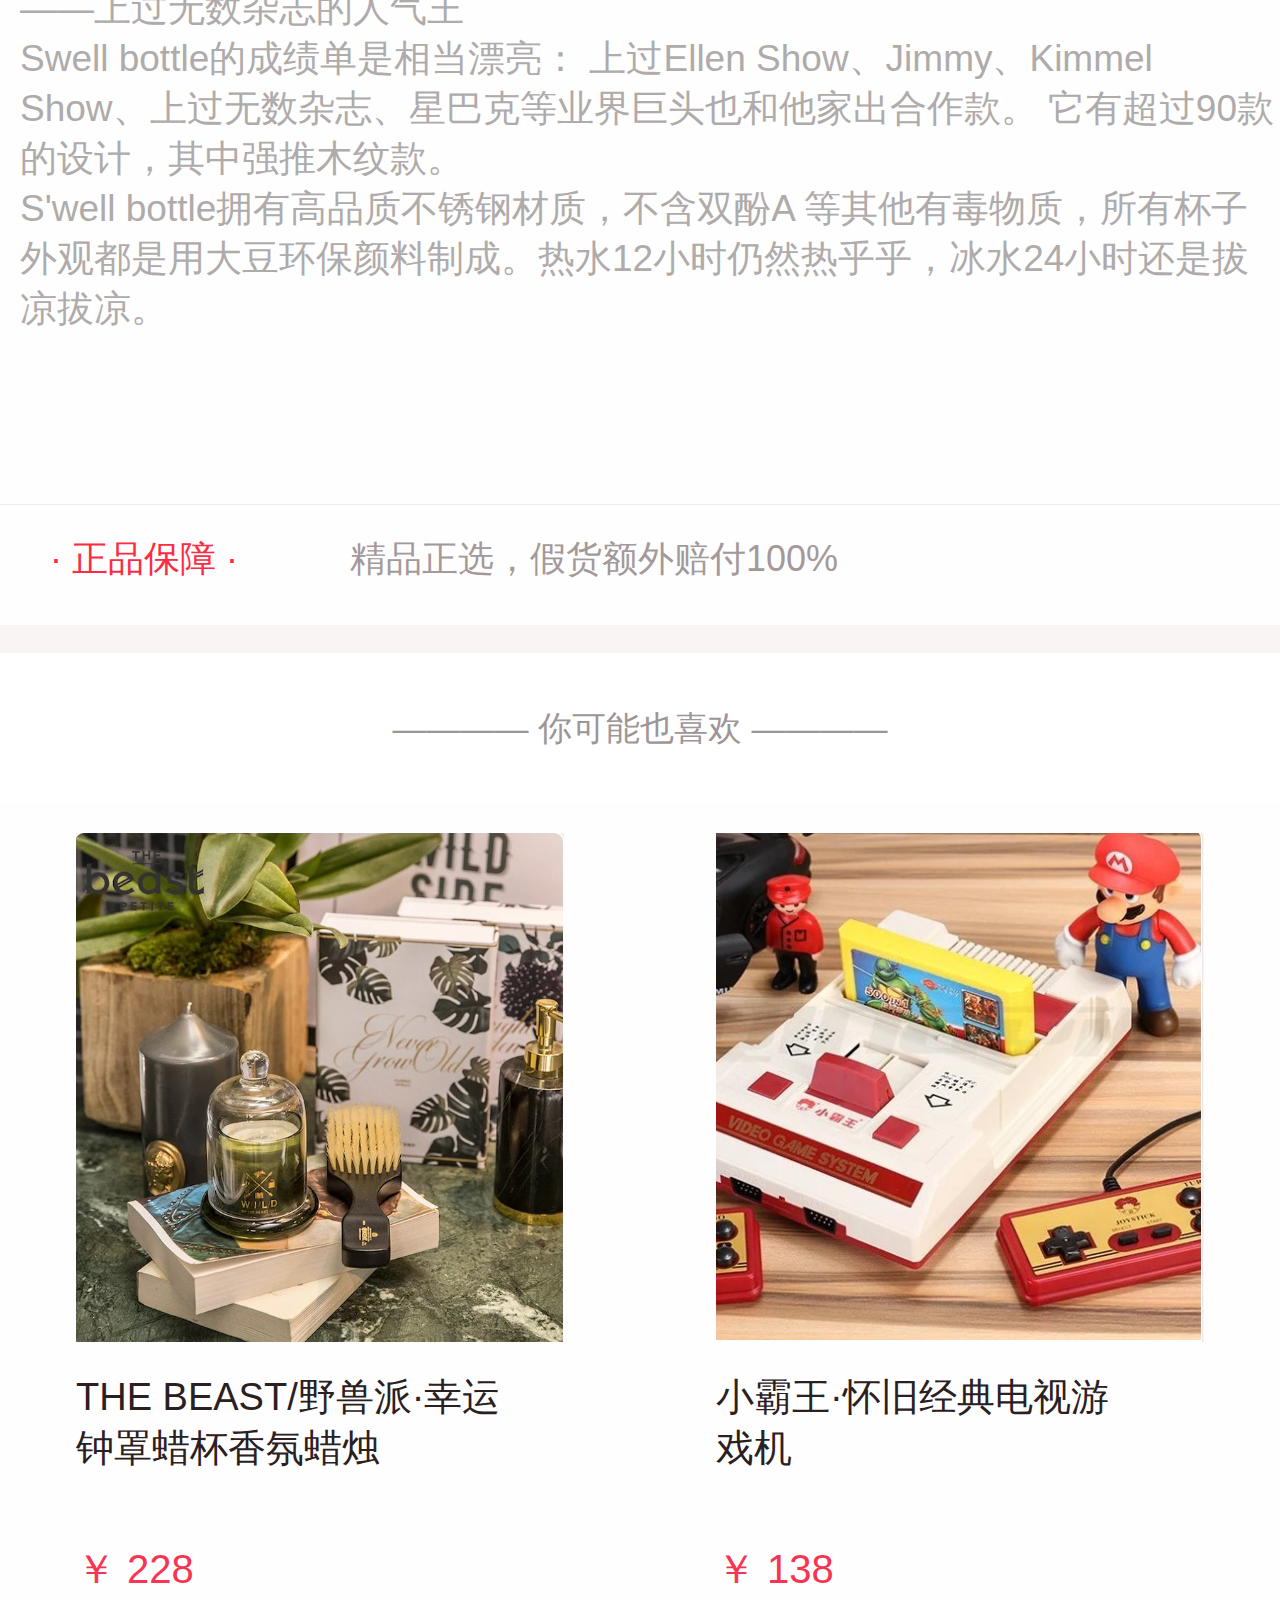
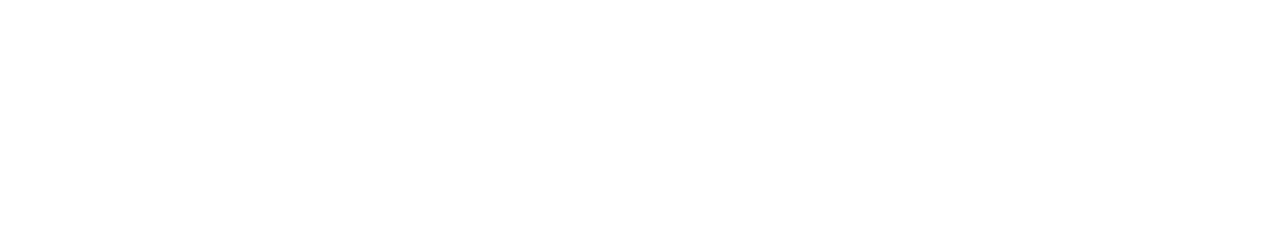
<file: xiangqing.html>
<!DOCTYPE html>
<html lang="en">
<head>
	<meta charset="UTF-8">
	<meta name="viewport" content="width=device-width,user-scalable=no,initial-scale=1.0,maximum-scale=1.0,minimum-scale=1.0">
	<meta http-equiv="X-UA-Compatible" content="ie=edge">
	<title>Document</title>
	<link rel="stylesheet" href="css/xiangqing.css">
	<script src="js/rem.js"></script>
</head>
<body>
<!-- 头 -->
	<header class="top">
		<div class="back">
			<a href="list.html" target="_self">
				<i class="iconfont icon1">&#xe60f;</i>
			</a>
		</div>
		<div class="danpin">
			<a href="">
				<p class="danpin_zi">单品</p>
			</a>
		</div>
		<div class="danpin1">
			<a href="">
				<p class="danpin_zi1">详情</p>
			</a>
		</div>
		<div class="danpin1">
			<a href="">
				<p class="danpin_zi1">评论</p>
			</a>
		</div>
	</header>
<!-- 图 -->
	<section class="banner">
		<ul class="banner1">
			<li>
				<a href="">
					<img src="img/beizi.jpg" alt="">
				</a>
			</li>
			<li>
				<a href="">
					<img src="img/beizi.jpg" alt="">
				</a>
			</li>
			<li>
				<a href="">
					<img src="img/beizi.jpg" alt="">
				</a>
			</li>
		</ul>
		<ul class="btn">
		<li class="btn1"></li>
		<li class="btn2"></li>
		<li class="btn3"></li>
		</ul>
	</section>
<!-- 字 -->
	<section class="wupin">
		<div class="box">
			<p class="box_zi">S' well Bottle 保温杯</p>
		</div>
		<div class="box1">
			<p class="box1_price">￥ 292.5</p>
		</div>
		<div class="box2">
			<i class="iconfont icon2">&#xe64d;  169</i>
		</div>
		<div class="wenzi">
			<p class="wenzi1">——上过无数杂志的人气王<br/>Swell bottle的成绩单是相当漂亮：
			上过Ellen Show、Jimmy、Kimmel Show、上过无数杂志、星巴克等业界巨头也和他家出合作款。
			它有超过90款的设计，其中强推木纹款。<br/>S'well bottle拥有高品质不锈钢材质，不含双酚A
			等其他有毒物质，所有杯子外观都是用大豆环保颜料制成。热水12小时仍然热乎乎，冰水24小时还是拔凉拔凉。</p>
		</div>
	</section>
	<section class="baozhang">
		<div class="hezi">
			<p class="hezi1">· 正品保障 ·</p>
		</div>
		<div class="hezi2">
			<p class="hezi3">精品正选，假货额外赔付100%</p>
		</div>
		<div class="hezi4">
			<a href="">
				<i class="iconfont icon3">&#xe613;</i>
			</a>
		</div>
	</section>
<!-- 可能喜欢 -->
	<section class="keneng">
		<p class="xihuan">———— 你可能也喜欢 ————</p>
	</section>
<!-- 物品 -->
    <section class="liebiao">
    	<div class="liwu">
    		<a href="">
			<div class="picture">
				<img src="img/w1.png" alt="" class="p1">
			</div>
			<div class="picture_zi">
				<p class="zi4">THE BEAST/野兽派·幸运<br/>钟罩蜡杯香氛蜡烛</p>
			</div>
			<div class="picture_price">￥ 228</div>
		</a>
    	</div>
    	<div class="liwu">
    		<a href="">
			<div class="picture">
				<img src="img/w8.png" alt="" class="p1">
			</div>
			<div class="picture_zi">
				<p class="zi4">小霸王·怀旧经典电视游<br/>戏机</p>
			</div>
			<div class="picture_price">￥ 138</div>
		</a>
    	</div>
    </section>
	
	<!-- TAB -->
	<footer class="tab">
		<div class="tab_left">
			<a href="">
				<i class="iconfont icon4">&#xe64d;</i>
				<p class="tab_zi">喜欢</p>
			</a>
		</div>
		<div class="tab_left1">
			<a href="">
				<i class="iconfont icon4">&#xe6c4;</i>
				<p class="tab_zi">分享</p>
			</a>
		</div>
		<div class="tab_right">
			<a href="">
				<p class="goumai">去天猫购买</p>
			</a>
		</div>
	</footer>
</body>
</html>
</file>
<file: css/index.css>
/*
* @Author: Lenovo
* @Date:   2018-01-04 09:58:32
* @Last Modified by:   Lenovo
* @Last Modified time: 2018-01-11 10:54:39
*/
@import url("base.css");
body{
	height: 50rem;
}
@font-face {
  font-family: 'iconfont';  /* project id 530886 */
  src: url('https://at.alicdn.com/t/font_530886_8nfrdt3j80d4pldi.eot');
  src: url('https://at.alicdn.com/t/font_530886_8nfrdt3j80d4pldi.eot?#iefix') format('embedded-opentype'),
  url('https://at.alicdn.com/t/font_530886_8nfrdt3j80d4pldi.woff') format('woff'),
  url('https://at.alicdn.com/t/font_530886_8nfrdt3j80d4pldi.ttf') format('truetype'),
  url('https://at.alicdn.com/t/font_530886_8nfrdt3j80d4pldi.svg#iconfont') format('svg');
}
.iconfont
{
	font-family:'iconfont';
}
i
{
	font-style: normal;
}
.top{
	width: 100%;
	height: 1.2rem;
	background: #fefefe;
	display: flex;
	flex-direction: row;
	position: fixed;
	top: 0;
	left: 0;
    z-index: 9999;

}
.top_zi{
	width: 2.4rem;
	height: 1.2rem;
	background: #fefefe;
}
.top_zi h2{
	font-size: 0.61rem;
	color:#fa384c;
	font-weight: normal;
	line-height: 1.2rem;
	text-align: center;
}
.sousuo{
	width: 6.80rem;
	height: 0.87rem;
	background: #f9f5f4;
	border-radius: 0.6rem;
	margin-top: 0.18rem;
}
.icon1{
	font-size: 0.4rem;
	color: #887a79;
	margin-left: 0.8rem;
}
.sousuo p{
	font-size: 0.4rem;
	color: #887a79;
	margin-left: 1.5rem;
	margin-top: -0.55rem;
}
.saosao{
	width: 0.7rem;
	height: 0.7rem;
	background: #fefefe;
}
.icon2{
	font-size: 0.61rem;
	color:#fa384c; 
	line-height: 1.2rem;
	margin-left: 0.4rem;
}
.fenlei{
	width: 100%;
	height: 1.30rem;
	background: #fefefe;
	display: flex;
	flex-direction: row;
	margin-top: 1rem;
}
.jingxuan{
	width: 0.9rem;
	height: 0.9rem;
	background: #fefefe;
	margin-left: 0.3rem;
	margin-top: 0.3rem;
	border-bottom: 0.02rem solid #ff4b5e;
	font-size: 0.4rem;
	color: #ff4b5e;
	line-height: 0.9rem;
}
.song{
	width: 1.50rem;
	height: 0.9rem;
	background: #fefefe;
	float: left;
	margin-left: 0.7rem;
	margin-top: 0.3rem;
}
.song p{
	font-size: 0.4rem;
	color: #8d7376;
	line-height: 0.9rem;
}
.banner1{
	width: 100%;
	height: 5.7rem;
	background: #ffffff;
	position: relative;	
}
.banner{
	width: 100%;
	height: 5.7rem;
	background: #ffffff;	
}
.banner li{
	position: absolute;
	top: 0;
	left: 0;
}
.banner img{
	width: 100%;
	height: 100%;
}
.lunbo{
	width: 0.8rem;
	height: 0.24rem;
	/* background: blue; */
	position: absolute;
	left: 0;
	bottom: 0.3rem;
	margin-left: auto;
	right: 0;
	margin-right: auto;
}
.lunbo li{
	width: 0.2rem;
	height: 0.2rem;
	background: #ff2b45;
	border-radius: 50%;
	float: left;
	margin-right: 0.2rem;
}
.lunbo li:nth-child(2){
	background: #ffffff;
}
.box{
	width: 100%;
	height: 3.15rem;
	background: #f9f5f4;
	display: flex;
	flex-direction: row;
}
.box1{
	width: calc(100% / 3);
	height: 2.5rem;
	background: #ffffff;
	margin-left: 0.1rem;
	margin-top: 0.32rem;
}
.box1:first-child{
	margin-left: 0;
}
.box2{
	width: 0.95rem;
    height: 0.95rem;
    background: #f9f5f4;
    margin-left: 1.3rem;
}
.box2 img{
	display: block;
	width: 100%;
	height: 100%;
	margin-top: 0.3rem;
}
.box2 li a h2{
	width: 2rem;
	height: 0.5rem;
	/* background: red; */
	font-size: 0.1rem;
	color: #42373b;
	margin-top: 0.3rem;
	margin-left: -0.3rem;
}
.tuijian{
	width: 100%;
	height: 12.55rem;
	background: #fefefe;
	/* display: flex;
	flex-direction: row; */
}
.tuijian1{
	width: 100%;
	height: 2rem;
	background: #fefefe;
	overflow: hidden;
}
.tuijian_ren{
	width: 1.12rem;
	height: 1.12rem;
	background: #ffffff;
	border-radius: 50%;
	margin-left: 0.47rem;
	margin-top: 0.47rem;
	float: left;

}
.tuijian_zi{
	width: 4.5rem;
	height: 1.25rem;
	background: #fefefe;
	margin-top: 0.37rem;
	margin-left: 0.5rem;
	float: left;
}
.name{
	font-size: 0.5rem;
	color: #2d1e21;
	font-weight: normal;
}
.name1{
	font-size: 0.33rem;
	color: #a9a5a4;
}
.tuijian_tu{
	width: 9.92rem;
	height: 5.7rem;
	background: #ffffff;
	margin-left: 0.45rem;
}
.tuijian_tu img{
	width: 100%;
	height: 100%;
}
.wenzi{
	width: 9.92rem;
	height: 3.32rem;
	background: #fefefe;
	margin-left: 0.45rem;
	/* border-bottom: 1px solid red; */
}
.wenzi1{
	font-size: 0.54rem;
	color: #4e3e3e;
	margin-top: 0.3rem;
}
.wenzi2{
	font-size: 0.33rem;
	color:#9e9596;
	margin-top: 0.5rem;
}
.pingjia{
	width: 9.92rem;
	height: 1.43rem;
	background: #fefefe;
	margin-left: 0.45rem;
	/* display: flex;
	flex-direction: row; */
	position: relative;
}
/* .pingjia_box{
	width: 5.47rem;
	height: 1.43rem;
	background: red;
}
.pingjia_box1{
	width: 1.58rem;
	height: 1.43rem;
	background: skyblue;
} */
.pingjia1{
	font-size: 0.3rem;
	color:#8b7d7d;
	position: absolute;
}
.pingjia2{
	font-size: 0.3rem;
	color:#8b7d7d;
	position: absolute;
	margin-left: 8.5rem;
}
.icon5{
	font-size: 0.3rem;
	color:#8b7d7d;
	position: absolute;
	margin-left: 8rem;
	/* margin-top: -2rem; */
}
.tab{
	width: 100%;
	height: 1.44rem;
	background: #fefefe;
	position: fixed;
	bottom: 0;
	left: 0;
}
.shouye{
	width: 2.7rem;
	height: 1.44rem;
	background: #fefefe;
	float: left;
}
.shouye1{
	font-size: 0.27rem;
	color: #fb4458;
	margin-left: 0.9rem;
}
.icon3{
	font-size: 0.66rem;
	color: #fb4458;
	margin-left: 1.02rem;
}
.shouye2{
	font-size: 0.27rem;
	color: #ccc;
	margin-left: 0.9rem;
}
.icon4{
	font-size: 0.66rem;
	color: #b8aaa9;
	margin-left: 1.02rem;
}
</file>
<file: css/fenlei.css>
/*
* @Author: Lenovo
* @Date:   2018-01-07 20:01:45
* @Last Modified by:   Lenovo
* @Last Modified time: 2018-01-11 11:13:19
*/
@import url("base.css");
body{
	height: 25rem;
}
@font-face {
  font-family: 'iconfont';  /* project id 530886 */
  src: url('https://at.alicdn.com/t/font_530886_4cerf8wqk14np14i.eot');
  src: url('https://at.alicdn.com/t/font_530886_4cerf8wqk14np14i.eot?#iefix') format('embedded-opentype'),
  url('https://at.alicdn.com/t/font_530886_4cerf8wqk14np14i.woff') format('woff'),
  url('https://at.alicdn.com/t/font_530886_4cerf8wqk14np14i.ttf') format('truetype'),
  url('https://at.alicdn.com/t/font_530886_4cerf8wqk14np14i.svg#iconfont') format('svg');
}
.iconfont
{
	font-family:'iconfont';
}
i
{
	font-style: normal;
}
.top{
	width: 100%;
	height: 1.4rem;
	background: #fefefe;
	overflow: hidden;
	display: flex;
	flex-direction: row;
	position: fixed;
	top: 0;
	left: 0;
    z-index: 9999;
}
.box{
	width: 1.07rem;
	height: 1rem;
	background: #fefefe;
	margin-left: 4.3rem;
	margin-top: 0.2rem;
}
.zi{
	font-size: 0.4rem;
	color:#331f20;
	margin-top: 0.25rem;
	margin-left: 0.1rem;
}
.box1{
	width: 1.07rem;
	height: 1rem;
	background: #fefefe;
	margin-left: 0.38rem;
	margin-top: 0.2rem;
	border-bottom: 1px solid #ff2740;
}
.zi1{
    font-size: 0.4rem;
	color:#ff2740;
	margin-top: 0.25rem;
	margin-left: 0.1rem;
}
.sousuo{
    width: 100%;
    height: 1.4rem;
    background: #fefefe;
    margin-top: 0.8rem;
    overflow: hidden;
}
.sousuo1{
	width: 10.21rem;
	height: 0.92rem;
	background: #f9f5f4;
	border-radius: 0.6rem;
	margin-top: 0.25rem;
	margin-left: 0.3rem;
}
.icon1{
	font-size: 0.4rem;
	color: #887a79;
	margin-left: 2.8rem;
}
.sousuo p{
	font-size: 0.4rem;
	color: #887a79;
	margin-left: 3.5rem;
	margin-top: -0.55rem;
}
.bottom{
	width: 100%;
	height: 20rem;
	background: #ffffff;
}
.bottom_left{
	width: 2.63rem;
	height: 100%;
	background: #ffffff;
	float: left;
}
.bottom_left li{
	width: 100%;
	height: 1.4rem;
	background: #f6f6f6;
	text-align: center;
	line-height: 1.4rem;
	font-size: 0.37rem;
	color:#353535;
}
.bottom_left li:nth-child(2){
	width: 2.53rem;
	background: #ffffff;
	color: #ff2c4c;
	border-left: 0.1rem solid #ff2c4c; 
}
.bottom_right{
	width: 8.17rem;
	height: 100%;
	background: #ffffff;
	float: right;
}
.danpin{
	width: 100%;
	height: 3.4rem;
	background: #ffffff;
}
.danpin li{
	width: calc(100% / 3);
	height: 100%;
	background: #ffffff;
	overflow: hidden;
	float: left;
}
.danpin li a{
	display: block;
	width: 2.01rem;
	height: 2.01rem;
	background: #ffffff;
	margin: 0.6rem auto 0.15rem;
}
.danpin li a img{
	width: 100%;
	height: 100%;
}
.danpin li p{
	font-size: 0.25rem;
	color: #6f6f71;
	text-align: center;
}
.meiwei{
	width: 100%;
	height: 1.17rem;
	background: #ffffff;
	margin-top: 0.5rem;
}
.chufang{
	font-size: 0.44rem;
	color:#c1c1c3;
}
.tab{
	width: 100%;
	height: 1.44rem;
	background: #fefefe;
	position: fixed;
	bottom: 0;
	left: 0;
}
.shouye{
	width: calc(100% / 4);
	height: 1.2rem;
	background: #fefefe;
	float: left;
	margin-top: 0.15rem;
}
.icona{
	font-size: 0.66rem;
	color: #b8aaa9;
	margin-left: 0.95rem;
}
.shouye1{
	font-size: 0.26rem;
	color:#331d20;
	margin-left: 0.88rem; 
}
.iconb{
	color: #ff4258;
}
.shouye2{
	font-size: 0.26rem;
	color:#ff4258;
	margin-left: 0.88rem; 
}
</file>
<file: css/list.css>
/*
* @Author: Lenovo
* @Date:   2018-01-06 16:21:30
* @Last Modified by:   Lenovo
* @Last Modified time: 2018-01-11 11:13:39
*/
@import url("base.css");
body{
	height: 41rem;
}
@font-face {
  font-family: 'iconfont';  /* project id 530886 */
  src: url('https://at.alicdn.com/t/font_530886_8nfrdt3j80d4pldi.eot');
  src: url('https://at.alicdn.com/t/font_530886_8nfrdt3j80d4pldi.eot?#iefix') format('embedded-opentype'),
  url('https://at.alicdn.com/t/font_530886_8nfrdt3j80d4pldi.woff') format('woff'),
  url('https://at.alicdn.com/t/font_530886_8nfrdt3j80d4pldi.ttf') format('truetype'),
  url('https://at.alicdn.com/t/font_530886_8nfrdt3j80d4pldi.svg#iconfont') format('svg');
}
.iconfont
{
	font-family:'iconfont';
}
i
{
	font-style: normal;
}
.top{
	width: 100%;
	height: 1.2rem;
	background: #fefefe;
	display: flex;
	flex-direction: row;
	position: fixed;
	top: 0;
	left: 0;
    z-index: 9999;
}
.top1{
	width: 2.08rem;
	height: 0.8rem;
	background: #fefefe;
	margin: 0.3rem auto;
	margin-left: 4.4rem;
}
.zi1{
	font-size: 0.5rem;
	color: #331d1f;
	margin-left: 0.25rem;
}
.fenxiang{
	width: 0.7rem;
	height: 0.7rem;
	background: #fefefe;
	margin-top: 0.3rem;
}
.icon1{
	font-size: 0.61rem;
	color:#605a5c; 
	margin-left: -0.3rem;
}
.fenlei{
	width: 100%;
	height: 1.3rem;
	background: #fefefe;
	margin-top: 1.2rem;
}
.box{
	width: calc(100% / 3);
	height: 1.2rem;
    background: #fefefe;
    overflow: hidden;
    float: left;
}
.box1{
	width: 1.8rem;
	height: 0.85rem;
	background: #fefefe;
	margin-top: 0.29rem;
	margin-left: 1rem;
	border-bottom:1px solid #fc3144;
}
.zi2{
	font-size: 0.4rem;
	color: #fd2d45;
}
.box2{
	width: 1.66rem;
	height: 0.85rem;
	background: #fefefe;
	margin-top: 0.29rem;
	margin-left: 1rem;
}
.zi3{
	font-size: 0.4rem;
	color: #8c7c7d;
}
.banner{
	width: 100%;
	height: 4.76rem;
	background: #ffffff;
}
.tu{
	width: 100%;
	height: 100%;
}
.leibiao{
	width: 100%;
	height: 8.27rem;
	background: #ffffff;
	overflow: hidden;
}
.wupin{
	width: calc(100% / 2);
	height: 8.27rem;
	background: #f9f5f4;
	overflow: hidden;
	float: left;
}
.picture{
	width: 4.88rem;
	height: 5.09rem;
	background: #ffffff;
	margin: 0.3rem auto;
}
.p1{
	width: 100%;
	height: 100%;
}
.picture_zi{
	width: 4.88rem;
	height: 1.50rem;
	background: #f9f5f4;
	margin: 0 auto;
}
.zi4{
	font-size: 0.38rem;
	color: #2a201f;	
}
.picture_price{
	width: 4.88rem;
	height: 0.5rem;
	background: #f9f5f4;
	margin: 0.2rem auto;
	font-size: 0.4rem;
	color: #f93452;
}
.tab{
	width: 100%;
	height: 1.44rem;
	background: #fefefe;
	position: fixed;
	bottom: 0;
	left: 0;
}
.shouye{
	width: calc(100% / 4);
	height: 1.2rem;
	background: #fefefe;
	float: left;
	margin-top: 0.15rem;
}
.icona{
	font-size: 0.66rem;
	color: #b8aaa9;
	margin-left: 0.95rem;
}
.shouye1{
	font-size: 0.26rem;
	color:#331d20;
	margin-left: 0.88rem; 
}
.iconb{
	color: #ff4258;
}
.shouye2{
	font-size: 0.26rem;
	color:#ff4258;
	margin-left: 0.88rem; 
}
</file>
<file: css/my.css>
/*
* @Author: Lenovo
* @Date:   2018-01-05 17:53:12
* @Last Modified by:   Lenovo
* @Last Modified time: 2018-01-11 11:33:43
*/
@import url("base.css");
body{
	height: 20rem;
}
@font-face {
  font-family: 'iconfont';  /* project id 530886 */
  src: url('https://at.alicdn.com/t/font_530886_8nfrdt3j80d4pldi.eot');
  src: url('https://at.alicdn.com/t/font_530886_8nfrdt3j80d4pldi.eot?#iefix') format('embedded-opentype'),
  url('https://at.alicdn.com/t/font_530886_8nfrdt3j80d4pldi.woff') format('woff'),
  url('https://at.alicdn.com/t/font_530886_8nfrdt3j80d4pldi.ttf') format('truetype'),
  url('https://at.alicdn.com/t/font_530886_8nfrdt3j80d4pldi.svg#iconfont') format('svg');
}
.iconfont
{
	font-family:'iconfont';
}
i
{
	font-style: normal;
}
.top{
	width: 100%;
	height: 1.2rem;
	background: #fefefe;
	border-bottom: 0.02rem solid #cccccc;
	display: flex;
	flex-direction: row;
	position: fixed;
	top: 0;
	left: 0;
    z-index: 9999;
}
.top_zi{
	width: 0.9rem;
	height: 0.5rem;
	background: #fefefe;
	margin-top: 0.4rem;
	margin-left: 0.5rem;
}
.zi{
	font-size: 0.41rem;
	color: #a19b9d;
}
.top1{
	width: 2.08rem;
	height: 0.5rem;
	background: #fefefe;
	margin-left: 3rem;
	margin-top: 0.3rem;
}
.zi1{
	font-size: 0.5rem;
	color: #331d1f;
}
.top2{
	width: 2.51rem;
	height: 0.5rem;
	background: #fefefe;
	margin-top: 0.4rem;
	margin-left: 1.7rem;
}
.zi2{
	font-size: 0.41rem;
	color: #a19b9d;
	float: left;
	padding-left: 0.3rem;
}
.people{
	width: 100%;
	height: 3.1rem;
	background: #fefefe;
	margin-top: 1.2rem;
	overflow: hidden;
	/* display: flex;
	flex-direction: row; */
}
.touxiang{
	width: 2.05rem;
	height: 2.05rem;
	background: #fac9f7;
	border-radius: 50%;
	margin-top: 0.77rem;
	margin-left: 0.45rem;
	float: left;	
}
.name{
	width: 5rem;
	height: 0.5rem;
	/* background: red; */
	float: left;
	margin-top: 0.4rem;
}
.zi3{
	font-size: 0.5rem;
	color: #381f22;
	margin-top: 0.7rem;
	margin-left: 0.5rem;
}
.people p{
	font-size: 0.5rem;
	color: #381f22;
}
.gengduo{
	width: 0.7rem;
	height: 0.7rem;
	background: #fefefe;
	float: right;
	margin-top: 1.2rem;
	margin-right: 0.6rem;
}
.icon1{
	font-size: 0.45rem;
	color: #dad1d2;
}
.goumai{
	width: 100%;
	height: 2rem;
	background: #ffffff;
	border-top: 1px solid #f9f5f4;
	border-bottom: 0.32rem solid #f9f5f4;
}
.goumai1{
	width: calc(100% / 3);
	height: 2rem;
	background: #fefefe;
	float: left;
}
.tubiao{
	width: 0.65rem;
	height: 0.65rem;
	background: #fefefe;
	margin-left: 1.2rem;	
}
.icon2{
	display: block;
	font-size: 0.6rem;
	color: #565453;
	margin-top: 0.36rem;
	margin-left: 0.4rem;
}
.tubiao li a h2{
	width: 2rem;
	height: 0.35rem;
	font-size: 0.3rem;
	color: #aeaaa9;
	margin-top: 0.2rem;	
}
.dingdan{
	width: 100%;
	height: 1.5rem;
	background: #fefefe;
	overflow: hidden;
	border-bottom: 0.03rem solid #f9f5f4;
}
.tubiao1{
	width: 0.7rem;
	height: 0.7rem;
	background: #fefefe;
	margin-top: 0.4rem;
	margin-left: 0.5rem;
	float: left;
}
.icon3{
	font-size: 0.65rem;
	color: #bdcdfe;
}
.name1{
	width: 5rem;
	height: 0.5rem;
	float: left;
	margin-top: 0.4rem;
}
.zi4{
	font-size: 0.5rem;
	color: #381f22;
	margin-left: 0.45rem;
}
.gengduo1{
	width: 0.7rem;
	height: 0.7rem;
	background: #fefefe;
	float: right;
	margin-right: 0.6rem;
	margin-top: 0.4rem;
}
.icon4{
	font-size: 0.45rem;
	color: #dad1d2;
}
.gongneng{
	width: 100%;
	height: 1.5rem;
	background: #fefefe;
}
.tubiao2{
	width: 0.75rem;
	height: 0.75rem;
	background: #fefefe;
	margin-top: 0.4rem;
	margin-left: 0.5rem;
	float: left;
}
.icon5{
	font-size: 0.65rem;
	color: #bdcdfe;
}
.name2{
	width: 5rem;
	height: 1rem;
	float: left;
	margin-top: 0.4rem;
}
.zi5{
	font-size: 0.55rem;
	color: #381f22;
	margin-left: 0.45rem;
}
.border1{
	border-bottom: 0.02rem solid #f9f5f4;
}
.border2{
	border-bottom: 0.32rem solid #f9f5f4;
}
.border3{
	border-bottom: 0.60rem solid #f9f5f4;
}
.tab{
	width: 100%;
	height: 1.44rem;
	background: #fefefe;
	position: fixed;
	bottom: 0;
	left: 0;
}
.shouye{
	width: 2.7rem;
	height: 1.44rem;
	background: #fefefe;
	float: left;
}
.shouye1{
	font-size: 0.27rem;
	color: #fb4458;
	margin-left: 0.9rem;
}
.icon6{
	font-size: 0.66rem;
	color: #fb4458;
	margin-left: 1.02rem;
}
.shouye2{
	font-size: 0.27rem;
	color: #ccc;
	margin-left: 0.9rem;
}
.icon7{
	font-size: 0.66rem;
	color: #b8aaa9;
	margin-left: 1.02rem;
}
.icon8{
	color: #e3bd76;
}
.icon9{
	color: #bfaad5;
}
.icon10{
	color: #f6a975;
}
.icon11{
	color: #fb8f9c;
}
.icon12{
	color: #a0b7eb;
}
</file>
<file: css/xiangqing.css>
/*
* @Author: Lenovo
* @Date:   2018-01-07 15:54:37
* @Last Modified by:   Lenovo
* @Last Modified time: 2018-01-11 11:00:10
*/
@import url("base.css");
body{
	height: 33rem;
}
@font-face {
  font-family: 'iconfont';  /* project id 530886 */
  src: url('https://at.alicdn.com/t/font_530886_4cerf8wqk14np14i.eot');
  src: url('https://at.alicdn.com/t/font_530886_4cerf8wqk14np14i.eot?#iefix') format('embedded-opentype'),
  url('https://at.alicdn.com/t/font_530886_4cerf8wqk14np14i.woff') format('woff'),
  url('https://at.alicdn.com/t/font_530886_4cerf8wqk14np14i.ttf') format('truetype'),
  url('https://at.alicdn.com/t/font_530886_4cerf8wqk14np14i.svg#iconfont') format('svg');
}
.iconfont
{
	font-family:'iconfont';
}
i
{
	font-style: normal;
}
.top{
	width: 100%;
	height: 1.4rem;
	background: #fefefe;
	overflow: hidden;
	display: flex;
	flex-direction: row;
	position: fixed;
	top: 0;
	left: 0;
    z-index: 9999;
}
.back{
	width: 0.4rem;
	height: 0.6rem;
    background: #fefefe;
    float: left;
    margin-top: 0.4rem;
    margin-left: 0.4rem;
}
.icon1{
	font-size: 0.6rem;
	color: #5e5a59;
}
.danpin{
	width: 0.9rem;
	height: 0.95rem;
	background: #fefefe;
	border-bottom: 1px solid #ff2e46;
	margin-left: 2.3rem;
	margin-top: 0.2rem;
}
.danpin_zi{
	font-size: 0.4rem;
	color: #ff2e46;
	margin-top: 0.2rem;
}
.danpin1{
	width: 0.9rem;
	height: 1.04rem;
	background: #fefefe;
	margin-left: 1rem;
	margin-top: 0.2rem;
}
.danpin_zi1{
    font-size: 0.4rem;
	color: #5e5a59;
	margin-top: 0.2rem;
}
.banner{
	width: 100%;
	height: 10.74rem;
	background: #ffffff;
	position: relative;
	margin-top: 1.4rem;
}
.banner1{
	width: 100%;
	height: 10.74rem;
}
.banner li{
	position: absolute;
	top: 0;
	left: 0;
}
.banner1 img{
	width: 100%;
	height: 100%；
}
.btn{
	width: 1rem;
	height: 0.25rem;
	/* background: red; */
	position: absolute;
	left: 0;
	bottom: 0.3rem;
	right: 0;
	margin-left: auto;
	margin-right: auto;
}
.btn1{
	width: 0.2rem;
	height: 0.2rem;
	background: #eeeced;
	border-radius: 50%;
	float: left;
}
.btn2{
	width: 0.2rem;
	height: 0.2rem;
	background: #eeeced;
	border-radius: 50%;
	float: left;
	margin-left: 0.3rem;
}
.btn3{
	width: 0.2rem;
	height: 0.2rem;
	background: #ff2a4c;
	border-radius: 50%;
	float: left;
	margin-left: 0.6rem;
}
.wupin{
	width: 100%;
	height: 8.9rem;
	background: #fefefe;
	overflow: hidden;
}
.box{
	width: 5.20rem;
	height: 1rem;
	background: #fefefe;
	margin:0.5rem 2.8rem ;
}
.box_zi{
    font-size: 0.47rem;
    color: #28201e;
    margin-left: 0.4rem;
}
.box1{
	width: 2.74rem;
	height: 0.7rem;
	background: #fefefe;
	margin-left: 4rem;
}
.box1_price{
	font-size: 0.47rem;
	color: #ff2d40;
	margin-left: 0.2rem;
}
.box2{
	width: 3rem;
	height: 1rem;
	color: #fefefe;
	margin-left: 4.5rem;
}
.icon2{
	font-size:0.4rem;
	color: #a09798;
}
.wenzi{
	width: 100%;
	height: 4.53rem;
	background: #fefefe;
}
.wenzi1{
	font-size: 0.37rem;
	color: #afabaa;
	margin-left: 0.2rem;
}
.baozhang{
	width: 100%;
	height: 1.2rem;
	background: #fefefe;
	overflow: hidden;
	border-top: 1px solid #ebebeb;
	border-bottom: 0.28rem solid #f9f5f4;
}
.hezi{
	width: 2.34rem;
	height: 0.65rem;
	background: #fefefe;
	float: left;
	margin-left: 0.5rem;
	margin-top: 0.3rem;
}
.hezi1{
	font-size: 0.36rem;
	color: #fc2c42;
}
.hezi2{
	width: 6rem;
	height: 0.65rem;
	background: #fefefe;
	margin-left: 3.5rem;
	margin-top: 0.3rem;
}
.hezi3{
	font-size: 0.36rem;
	color:#a3999a; 
}
.hezi4{
	width: 0.5rem;
	height: 0.5rem;
	background: #fefefe;
	margin-left: 10.2rem;
	margin-top: -0.75rem;
}
.icon3{
	font-size: 0.2rem;
	color: #8d797a;
}
.keneng{
	width: 100%;
	height: 1.5rem;
	background: #ffffff;
}
.xihuan{
	font-size: 0.34rem;
	color: #9e9596;
	text-align: center;
	line-height: 1.5rem;
}
.liebiao{
	width: 100%;
	height: 8.27rem;
	background: #ffffff;
}
.liwu{
	width: calc(100% / 2);
	height: 8.27rem;
	background: #fefefe;
	float: left;
}
.picture{
	width: 4.88rem;
	height: 5.09rem;
	background: #ffffff;
	margin: 0.3rem auto;
}
.p1{
	width: 100%;
	height: 100%;
}
.picture_zi{
	width: 4.88rem;
	height: 1.50rem;
	background: #fefefe;
	margin: 0 auto;
}
.zi4{
	font-size: 0.38rem;
	color: #2a201f;	
}
.picture_price{
	width: 4.88rem;
	height: 0.5rem;
	background: #fefefe;
	margin: 0.2rem auto;
	font-size: 0.4rem;
	color: #f93452;
}
.tab{
	width: 100%;
	height: 1.5rem;
	background: #fefefe;
	overflow: hidden;
	position: fixed;
	bottom: 0;
	left: 0;
}
.tab_left{
	width: 1.5rem;
	height: 1.5rem;
	background: #fefefe;
	float: left;
	margin-left: 0.4rem;
}
.icon4{
	font-size: 0.53rem;
	color: #635d5d;
	margin-left: 0.5rem;
	margin-top: 0.4rem;
}
.tab_zi{
	font-size: 0.21rem;
	color: #9d9998;
	margin-left: 0.35rem;	
}
.tab_left1{
	width: 1.5rem;
	height: 1.5rem;
	background: #fefefe;
	float: left;
}
.tab_right{
	width: 7.4rem;
	height: 1.5rem;
	background: #ff2d48;
	margin-left: 3.4rem;
	overflow: hidden;
}
.goumai{
	font-size: 0.4rem;
	color: #fffafa;
	margin-top: 0.46rem;
	margin-left: 2.5rem;
}
</file>
